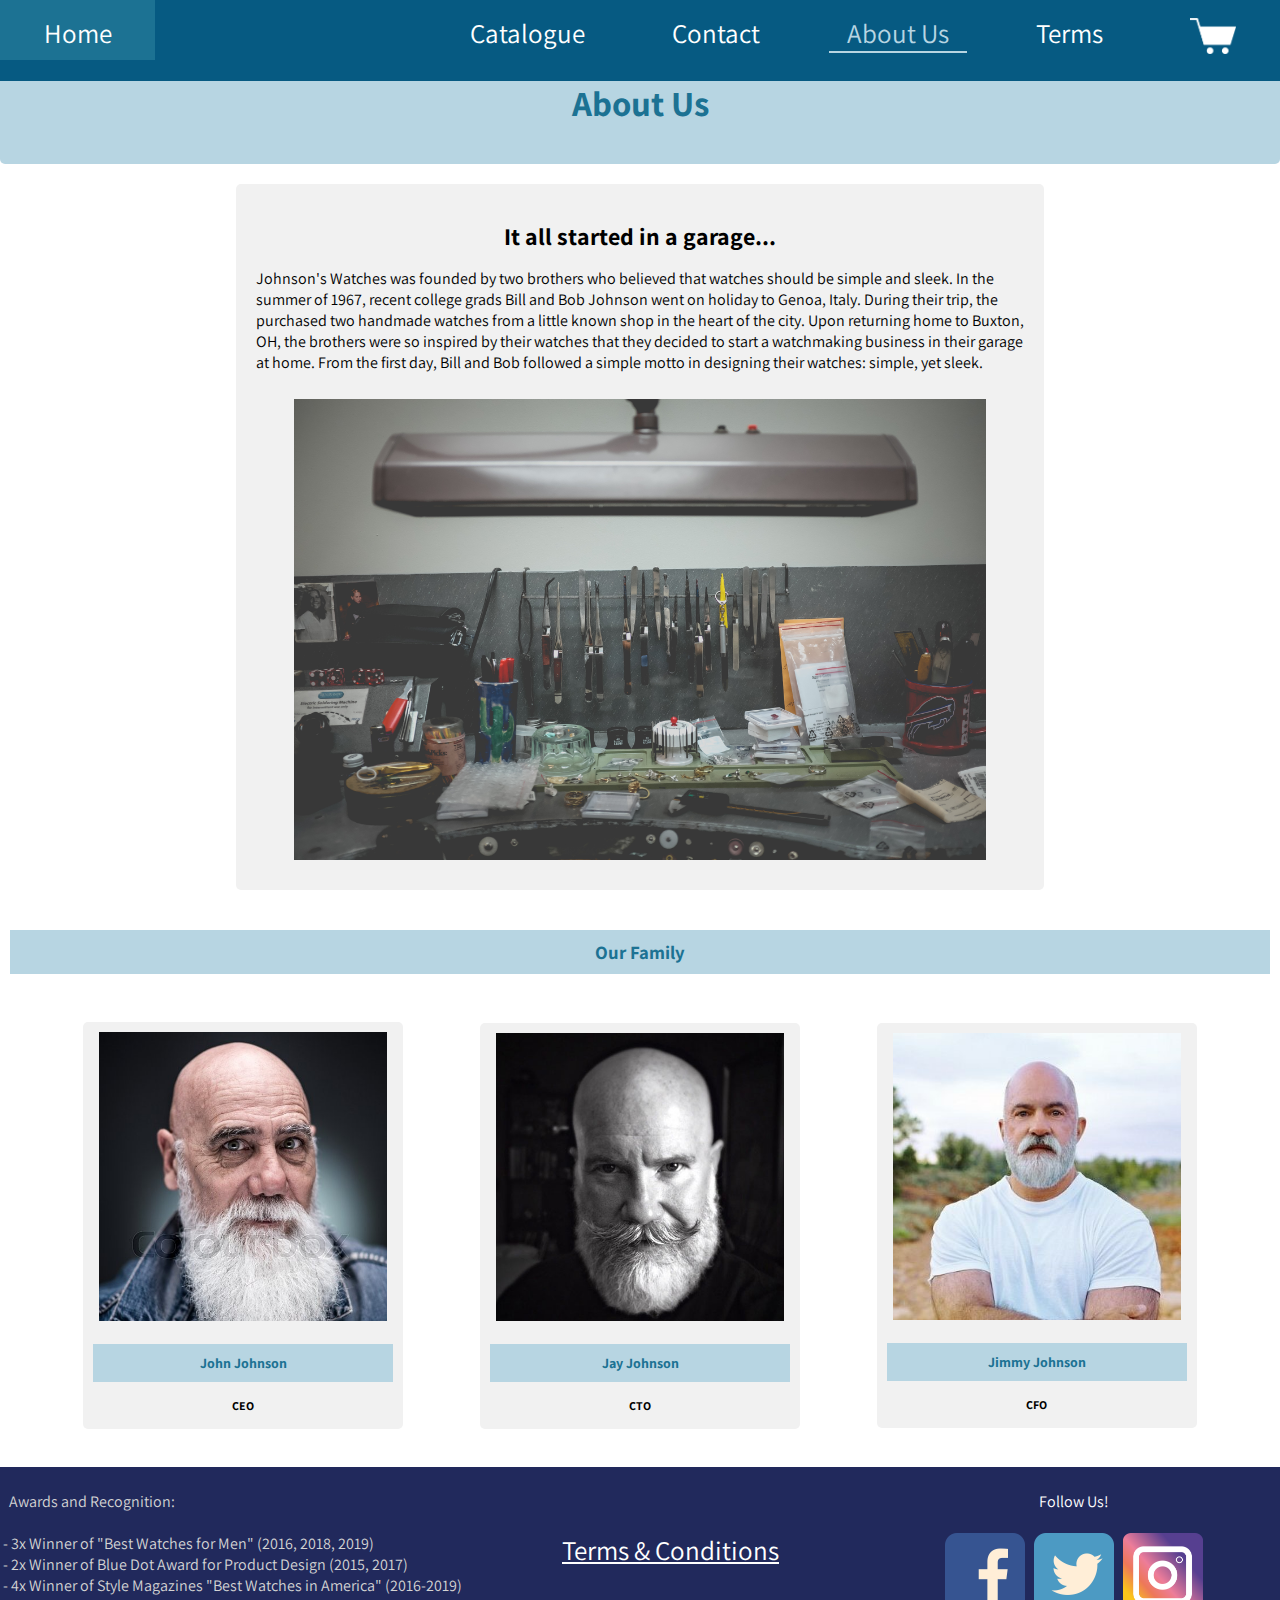
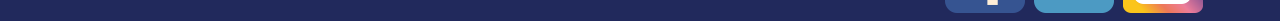
<file: aboutus.html>
<!-- Watch Website - aboutus.html 
   - By: Ansgar Jordan
   - Date: 3/10/2020
   -->

<!DOCTYPE html>
<html>
<head>
	<title>Watch Website</title>
	<link rel="stylesheet" href="StyleSheet.css">
	<link href="https://fonts.googleapis.com/css?family=Montserrat|Open+Sans|Quicksand|Raleway&display=swap" rel="stylesheet">
	<link href="https://fonts.googleapis.com/css?family=Bellota+Text&display=swap" rel="stylesheet">
	<style>
	
		p {
			text-align:left;
			padding-left: 50px;
			margin-right: 50px;

		}
		h2 {
			text-align:left;
			padding-left: 50px;
			margin-right: 200px;

		}
		body {
			font-family: 'Assistant', sans-serif;
			background-color: white;
			
		}
		.image {
			border-radius: 8px;
  			padding: 10px;
  			margin: auto;
		}
		.container {
		    overflow: auto;
		    width: 60%;
		}
		h3 {
			color: #1C7293;
			background-color: rgb(183, 213, 226);
			margin: 10px;
			padding: 10px;
		}
		.left, .middle, .right {display: inline-block; *display: inline; vertical-align: top; font-size: 12px; text-align: center; padding = 10px; margin = 10px}
    	.left {width: 25%; background-color: #f1f1f1; margin: 3%; border-radius: 5px;}
    	.middle {width: 25%; background-color: #f1f1f1;margin: 3%;border-radius: 5px;}
    	.right {width: 25%; background-color: #f1f1f1;margin: 3%;border-radius: 5px;}
		@media (max-width: 800px)
		{
            html, .left, .middle, .right {display: block; *display: block; vertical-align: none; margin: auto; width: 75%}
		    .container {width: 80%}
		}
		</style>
</head>

<nav>
	<ul>
		<div class="nav-container">
			<div class="floatleft">
				<li><a href="index.html">Home</a></li>
			</div>
			<div class="floatright">
				<li><a href="catalogue.html">Catalogue</a></li>
				<li><a href="contact.html">Contact</a></li>
				<li><a class="active" href="aboutus.html">About Us</a></li>
				<li><a href="terms.html">Terms</a></li>
				<li><a href="cart.html"><img class="cart" src="carticon.png"></a></li>
			</div>
		</div>
	</ul>
</nav>

<body>

    <div class="textgroup" style="padding-top: 60px;">
		<h3>About Us</h3>
	</div>

	<div class = "container"> 
        <p style = "margin: 10px; font-size:larger">
		<h1 style = "text-align: center; font-size: 24px;">It all started in a garage...</h3>
		Johnson's Watches was founded by two brothers who believed that watches 
		should be simple and sleek. In the summer of 1967, recent college grads 
		Bill and Bob Johnson went on holiday to Genoa, Italy. During their trip,
		the purchased two handmade watches from a little known shop in the heart
		of the city. Upon returning home to Buxton, OH, the brothers were so 
		inspired by their watches that they decided to start a watchmaking 
		business in their garage at home. From the first day, Bill and Bob 
		followed a simple motto in designing their watches: simple, yet sleek. 
        </p>
        <img class="image" src="garage.jpg" title="Bill and Bobs Garage Workshop, (1969)" style = "width: 90%; margin: auto; display: block;">
    </div>


	<h3 style = "text-align: center; margin-top: 40px;"> Our Family</h3>
    <div style="display: flex; align-items: center; justify-content: center;">
		<div class = "left">
				<img class="image" style = "padding: 10px, 0px" src="bald dude.jpg" width = "90%" alt=""/>
	  <h3>John Johnson<br /></h3>
	  <h4>CEO</h4>
		</div>
	  <div class = "middle"> 
				<img class="image" style = "padding: 10px, 0px" src="bald dude 2.jpg" width = "90%" alt=""/>
	  <h3>Jay Johnson <br /></h3>
	  <h4>CTO</h4>	
		</div>
	  <div class = "right">
				<img class="image" style = "padding: 10px" src="bald dude 3.jpg" width = "90%" alt=""/>
	  <h3>Jimmy Johnson <br/> </h3>
	  <h4> CFO</h4>	  
		  </div>
	</div>
	
</body>

<footer style="background-color: #21295C">
 		<br>
 		<div class="Awards">
 			&nbsp Awards and Recognition:
 		<br>
 		<br>
 			 - 3x Winner of "Best Watches for Men" (2016, 2018, 2019)
 			<br>
 			 - 2x Winner of Blue Dot Award for Product Design (2015, 2017)
 			<br>
 			- 4x Winner of Style Magazines "Best Watches in America" (2016-2019) 
 			<br>
 	</div>
 		<div class="Social-Media">
 			Follow Us!
 			<br>
 			<br>
 			<img src="facebook.png" style="height:80px;width:80px" title="Facebook: Johnsons Watches">
 			&nbsp
 			<img src="twitter.png" style="height:80px;width:80px" title="Twitter: @johnsonwatches">
 			&nbsp
 			<img src="instagram.png"style="height:80px;width:80px" title="Instagram: @johnsonwatches">
 		</div>
 		<div class="Terms">
 			<br style="line-height: 2"> 
 			 <a href="terms.html" style="padding-left: 100px; text-decoration: underline">Terms & Conditions</a>
 		</div>
 		<br style="line-height: 2">


</footer>
<html>
</file>
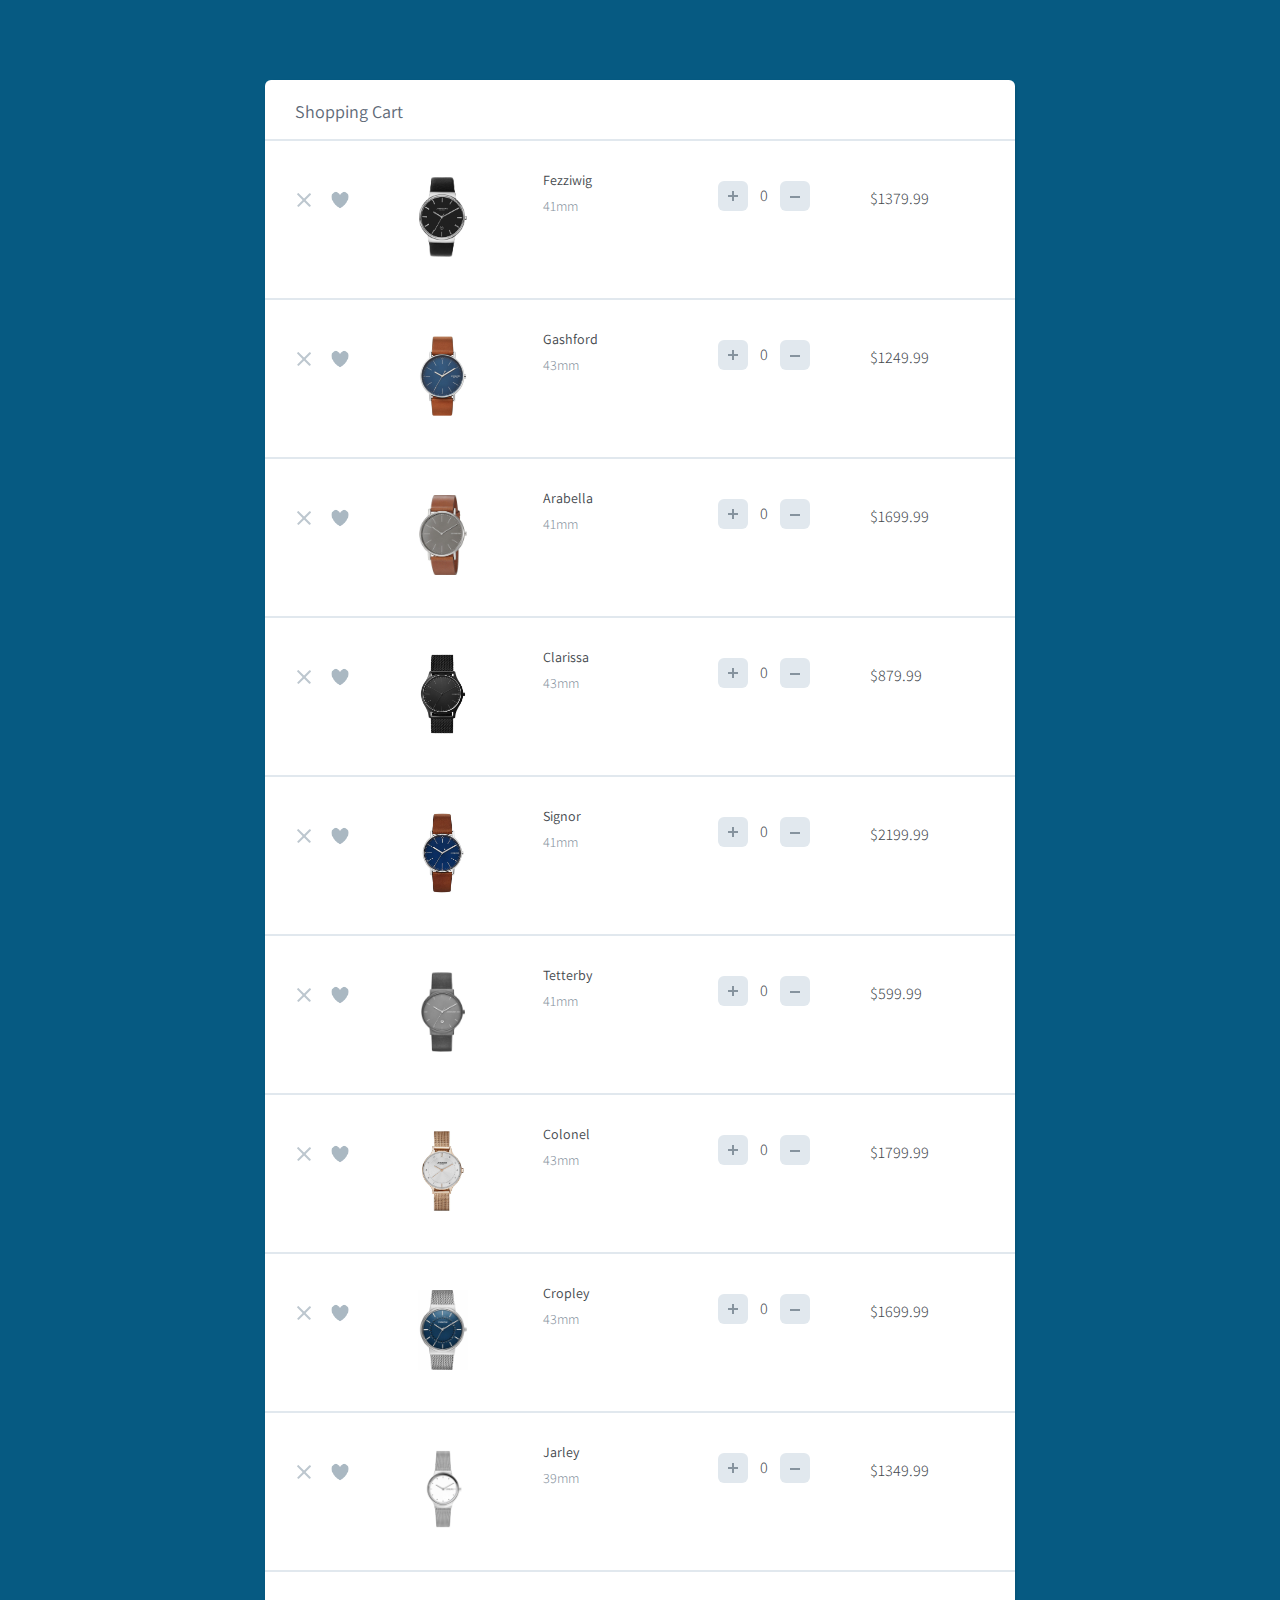
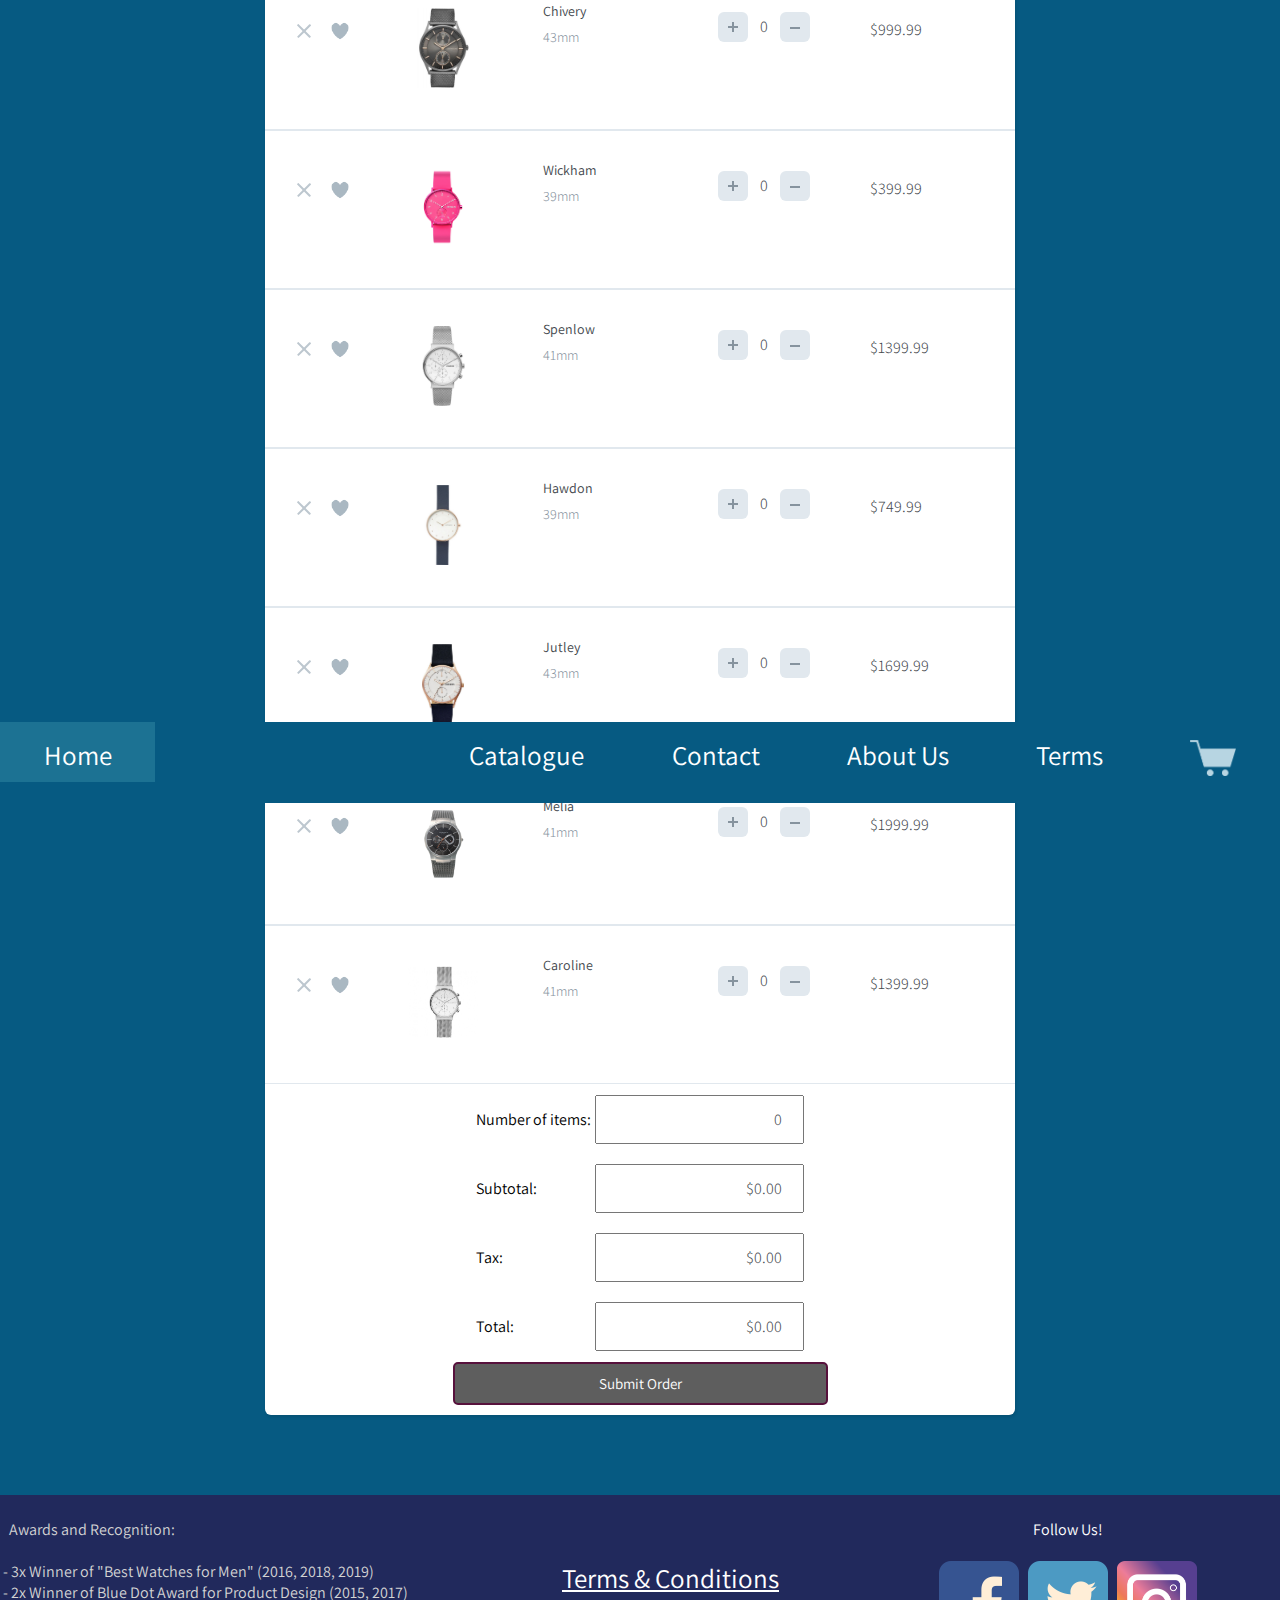
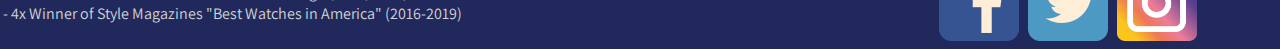
<file: cart.html>
<!DOCTYPE html>
<html>
  <head>
    <meta charset="utf-8">
    <meta name="viewport" content="width=device-width, initial-scale=1">
    <title>Shopping Cart</title>
    <link rel="stylesheet" href="StyleSheet.css">
    <link rel="stylesheet" href="cart.css" media="screen" title="no title" charset="utf-8">
    <script src="https://code.jquery.com/jquery-2.2.4.js" charset="utf-8"></script>
    <meta name="robots" content="noindex,follow" />
	 <style type = "text/css">
	  	input[type=price] {
	  margins: auto;
	  width: 100%;
	  padding: 12px 20px;
	  margin: 8px 0;
	  box-sizing: border-box;
	}
	  </style>
  </head>
  <body>
    <nav>
      <ul>
        <div class="nav-container">
          <div class="floatleft">
            <li><a href="index.html">Home</a></li>
          </div>
          <div class="floatright">
            <li><a href="catalogue.html">Catalogue</a></li>
            <li><a href="contact.html">Contact</a></li>
            <li><a href="aboutus.html">About Us</a></li>
            <li><a href="terms.html">Terms</a></li>
            <li><a href="cart.html"><img class="cart" src="asset2.png"></a></li>
          </div>
        </div>
      </ul>
    </nav>
    <script type="text/javascript">
          function Watch(name, price, size, image) {
            this.name = name,
            this.price = price,
            this.size = size,
            this.image = image
        }
        
        let watch_array = [
            new Watch('Fezziwig', 1379.99, 41, "./watches/1.png"),
            new Watch('Gashford', 1249.99, 43, "./watches/2.png"),
            new Watch('Arabella', 1699.99, 41, "./watches/3.png"),
            new Watch('Clarissa', 879.99, 43, "./watches/4.png"),
            new Watch('Signor',2199.99, 41, "./watches/5.png"),
            new Watch('Tetterby', 599.99, 41, "./watches/6.png"),
            new Watch('Colonel',1799.99, 43, "./watches/7.png"),
            new Watch('Cropley', 1699.99, 43, "./watches/8.png"),
            new Watch('Jarley', 1349.99, 39, "./watches/9.png"),
            new Watch('Chivery', 999.99, 43, "./watches/10.png"),
            new Watch('Wickham', 399.99, 39, "./watches/11.png"),
            new Watch('Spenlow', 1399.99, 41, "./watches/12.png"),
            new Watch('Hawdon', 749.99, 39, "./watches/13.png"),
            new Watch('Jutley', 1699.99, 43, "./watches/14.png"),
            new Watch('Melia', 1999.99, 41, "./watches/15.png"),
            new Watch('Caroline',1399.99, 41, "./watches/16.png")
        ];
    </script>

    <div class="shopping-cart">
      <form onsubmit="return submit1()">
      <!-- Title -->
      <div class="title">
        Shopping Cart
      </div>
      <script type="text/javascript">
		  var queryString = location.search.substring(1);
        for(var i = 0; i < watch_array.length; i++){
          s = ""
          s += "<div class = 'item'>";
          s += "<div class = 'buttons'>";
          s += "<span class='delete-btn'></span>";
          s += "<span class='like-btn'></span>";
          s += "</div>";
          s += "<div class='image'>";
          s += "<img class='watch' src = '" + watch_array[i].image + "' height:'60px' width: '60px'/>";
          s += "</div>";
          s += "<div class='description'>";
          s += "<span>" + watch_array[i].name + "</span>";
          s += "<span>" + watch_array[i].size + "mm</span>";
          s += "</div>";
          s += "<div class='quantity'>";
          s += "<button class='plus-btn' type='button' name='button'>";
          s += "<img src='plus.svg' alt=''/>";
          s += "</button>";
          s += "<input type='text' name='quan" + i;
		  if(parseInt(queryString) == i)
			  s+= "' value='1'>";
		  else
			  s+= "' value='0'>";
          s += "<button class='minus-btn' type='button' name='button'>";
          s += "<img src='minus.svg' alt='' />";
          s += "</button>";
          s += "</div>";
          s += "<div class='total-price'>$" + watch_array[i].price + "</div>";
          s += "</div>";
          document.writeln(s)
        }
      </script>
      <div style="display: flex; justify-content: center; align-items: center;">
        <table style="justify-content: center;">
          <tr>
            <td>Number of items:</td> 
            <td style="text-align: right;"><input type="price"  name='num_items' id="num_items" /></td>
          </tr>
          <tr>
            <td>Subtotal:</td> 
            <td style="text-align: right;"><input type="price"  name='subtotal' id="subtotal" /></td>
          </tr>
          <tr>
            <td>Tax:</td>
            <td style="text-align: right;"> <input type="price"  name='tax' id="tax" /></td>
          </tr>
          <tr>
            <td>Total:</td>
            <td style="text-align: right;"> <input type="price"  name='total' id="total" /></td>
          </tr>

        </table>
      </div>
      <input type = "submit" value = "Submit Order" style="position:relative; left:25%;"/>
    </form>
    </div>




    <script type="text/javascript">
		
		document.addEventListener("DOMContentLoaded", function(event){
			window.scroll(0, document.documentElement.scrollHeight);
  			validate();
		});
      $('.minus-btn').on('click', function(e) {
    		e.preventDefault();
    		var $this = $(this);
    		var $input = $this.closest('div').find('input');
    		var value = parseInt($input.val());

    		if (value > 1) {
    			value = value - 1;
    		} else {
    			value = 0;
    		}

        $input.val(value);
        validate();

    	});

    	$('.plus-btn').on('click', function(e) {
    		e.preventDefault();
    		var $this = $(this);
    		var $input = $this.closest('div').find('input');
    		var value = parseInt($input.val());

    		if (value < 100) {
      		value = value + 1;
    		} else {
    			value =100;
    		}

        $input.val(value);
        validate();
      });

      $('.like-btn').on('click', function() {
        $(this).toggleClass('is-active');
      });

      function validate() {
        document.getElementById("subtotal").value = "test";

        var num_items;
        var total_items = 0;
        var subtotal = 0;
        for (i = 0; i < watch_array.length; i++) {
            num_items = document.getElementsByName("quan" + i)[0].value;
            if (parseInt(num_items) != 0) {
                total_items += parseInt(num_items, 10);
                item_cost = (parseInt(num_items) * watch_array[i].price).toFixed(2);
                subtotal += parseFloat(item_cost);
            }
        }

        /* update subtotal, tax, and total */
        tax = (subtotal * 0.0625);
        total = subtotal + tax;
        document.getElementById("num_items").value = total_items;
        document.getElementById("subtotal").value = "$" + subtotal.toFixed(2);
        document.getElementById("tax").value = "$" + tax.toFixed(2);
        document.getElementById("total").value = "$" + total.toFixed(2);
    }

    function submit1() {
      total_items = document.getElementById("num_items").value
      var days;
      if (total_items < 3)
        days = 2;
      else if (total_items < 6)
        days = 5;
      else
        days = 12;
      var d = new Date();
      d.setDate(d.getDate()+days);
      const options = { weekday: 'long', month: 'long', day: 'numeric' };
      if (total_items != 0) {
        alert("You ordered " + total_items + " item(s) for a total cost of $" + total.toFixed(2) + ".\n Your order will be ready for pickup on " + d.toLocaleDateString(undefined, options) + ".\n Thank you for shopping with us!");
        return true;
      }
      else {
        return false;
      }
    }
    </script>
  </body>
  <footer style="background-color: #21295C">
    <br>
    <div class="Awards">
      &nbsp Awards and Recognition:
    <br>
    <br>
       - 3x Winner of "Best Watches for Men" (2016, 2018, 2019)
      <br>
       - 2x Winner of Blue Dot Award for Product Design (2015, 2017)
      <br>
      - 4x Winner of Style Magazines "Best Watches in America" (2016-2019) 
      <br>
  </div>
    <div class="Social-Media">
      Follow Us!
      <br>
      <br>
      <img src="facebook.png" style="height:80px;width:80px" title="Facebook: Johnsons Watches">
      &nbsp
      <img src="twitter.png" style="height:80px;width:80px" title="Twitter: @johnsonwatches">
      &nbsp
      <img src="instagram.png"style="height:80px;width:80px" title="Instagram: @johnsonwatches">
    </div>
    <div class="Terms">
      <br style="line-height: 2"> 
       <a href="terms.html" style="padding-left: 100px; text-decoration: underline">Terms & Conditions</a>
    </div>
    <br style="line-height: 2">


</footer>
</html>
</file>
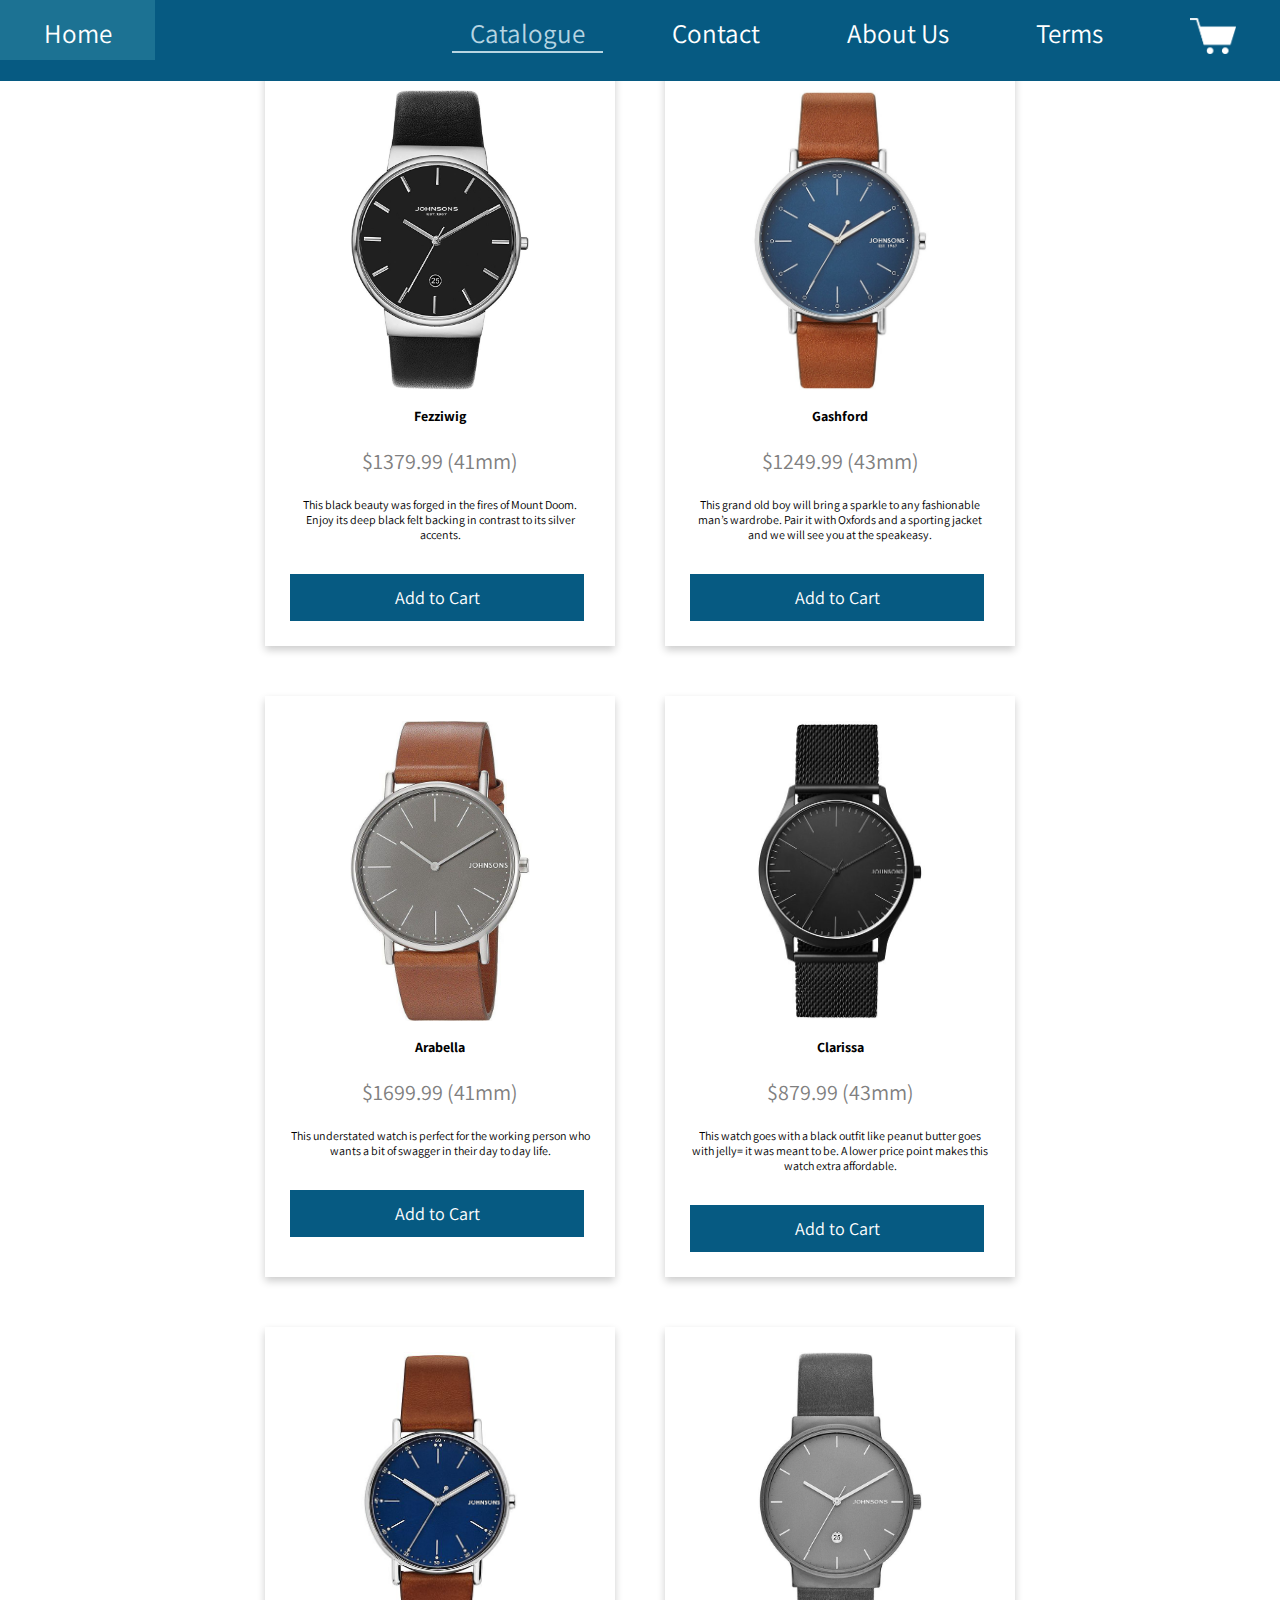
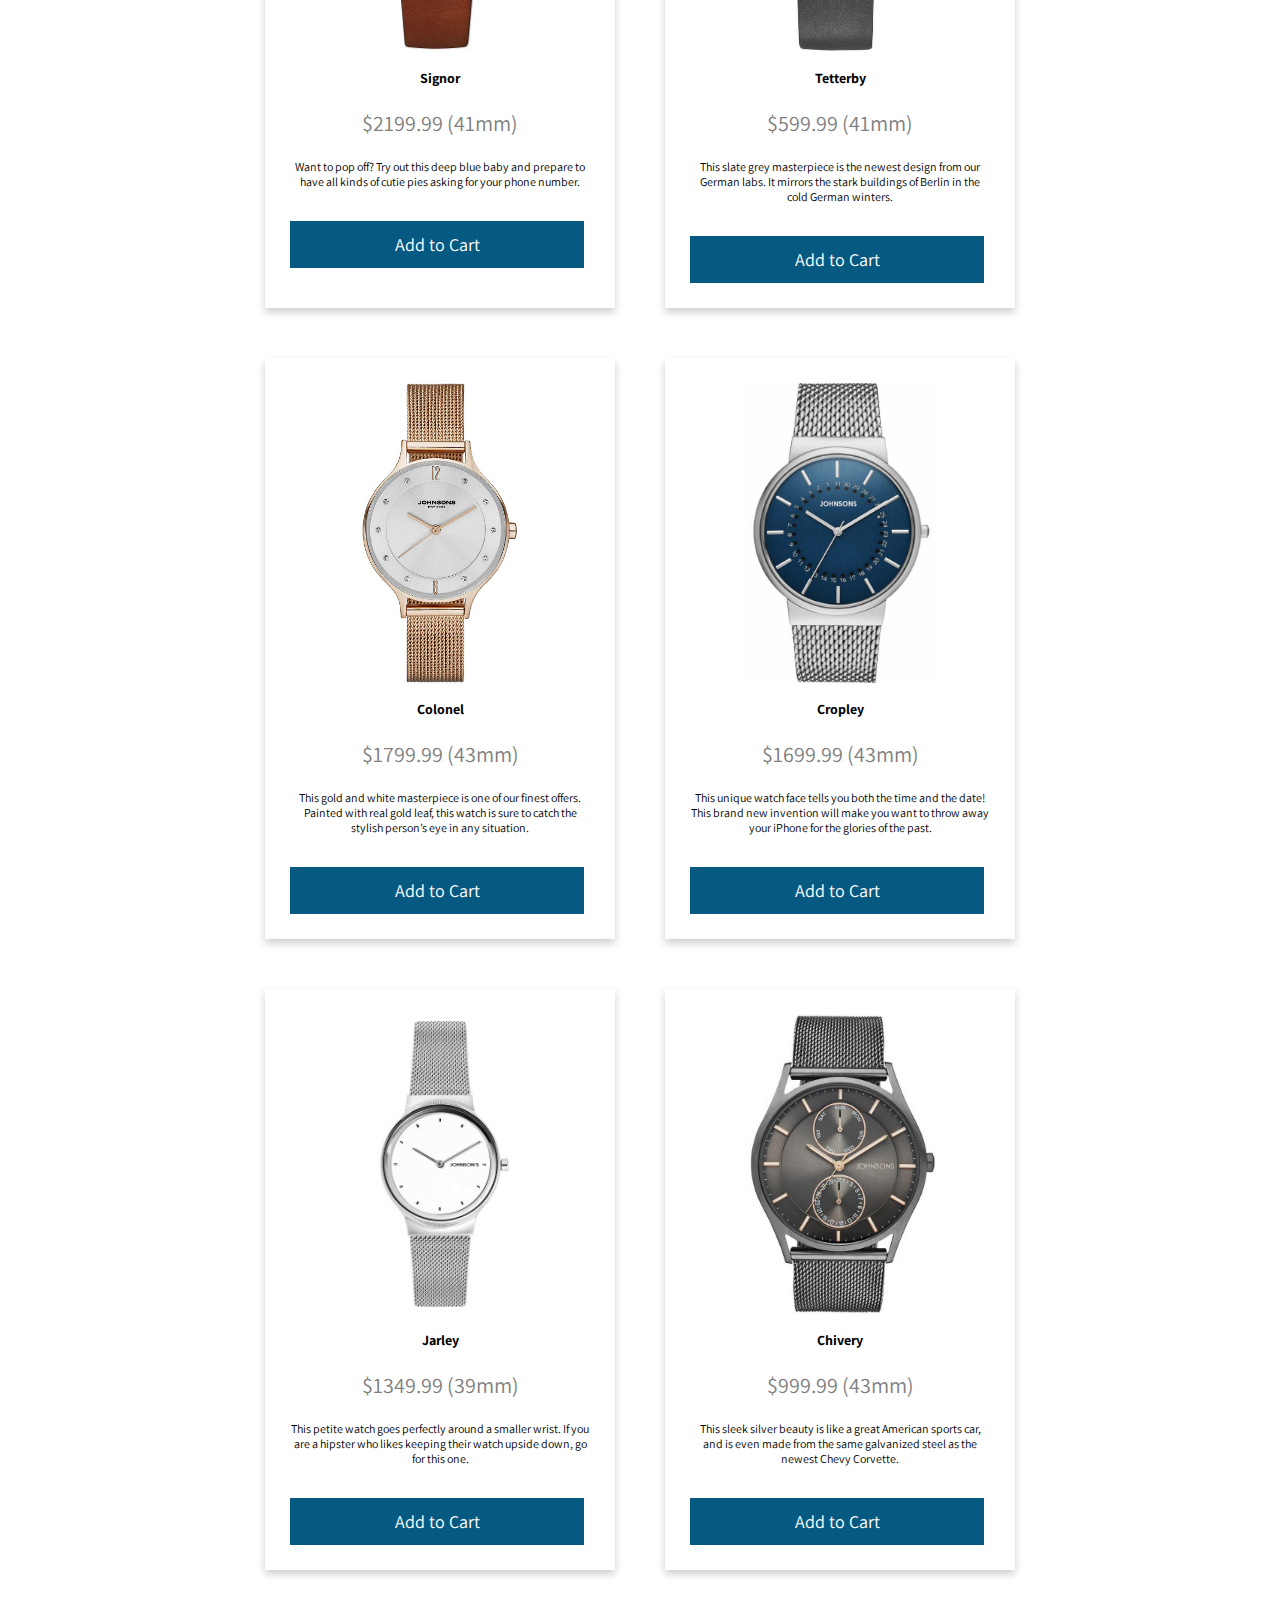
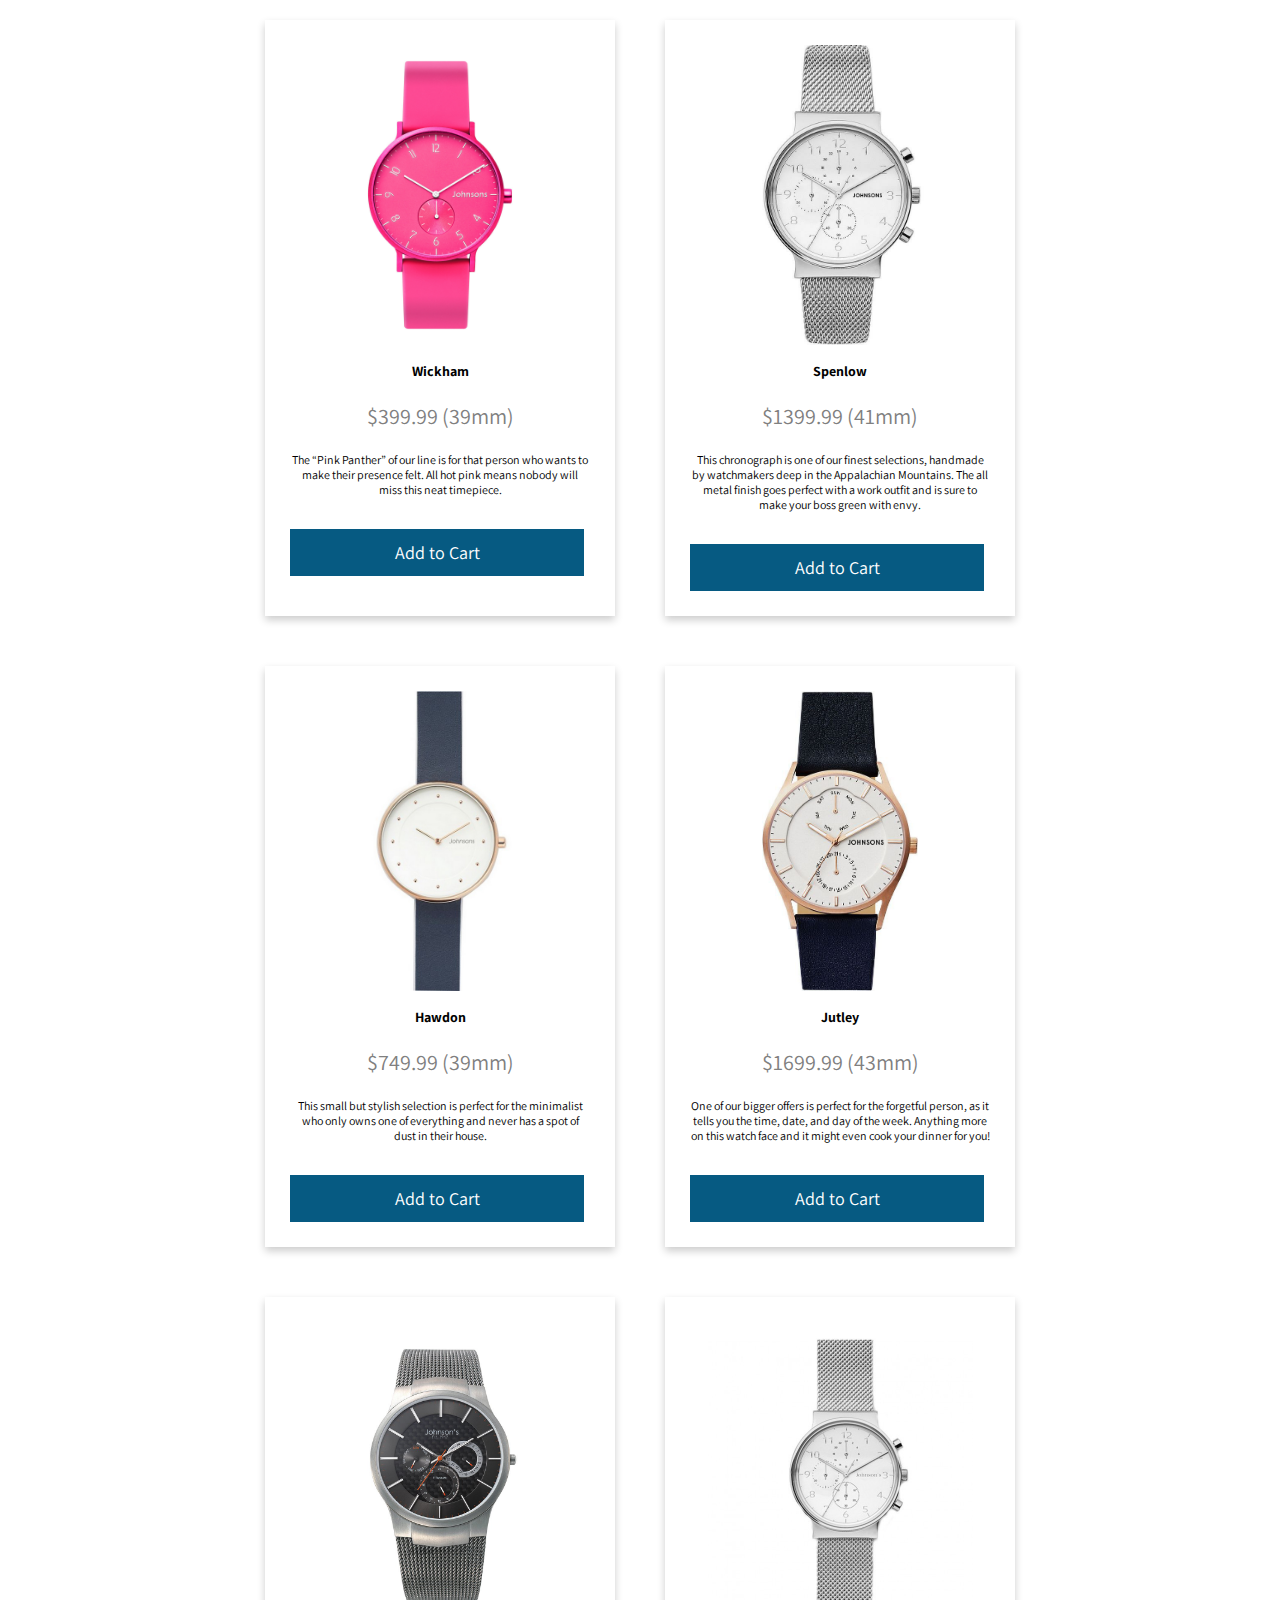
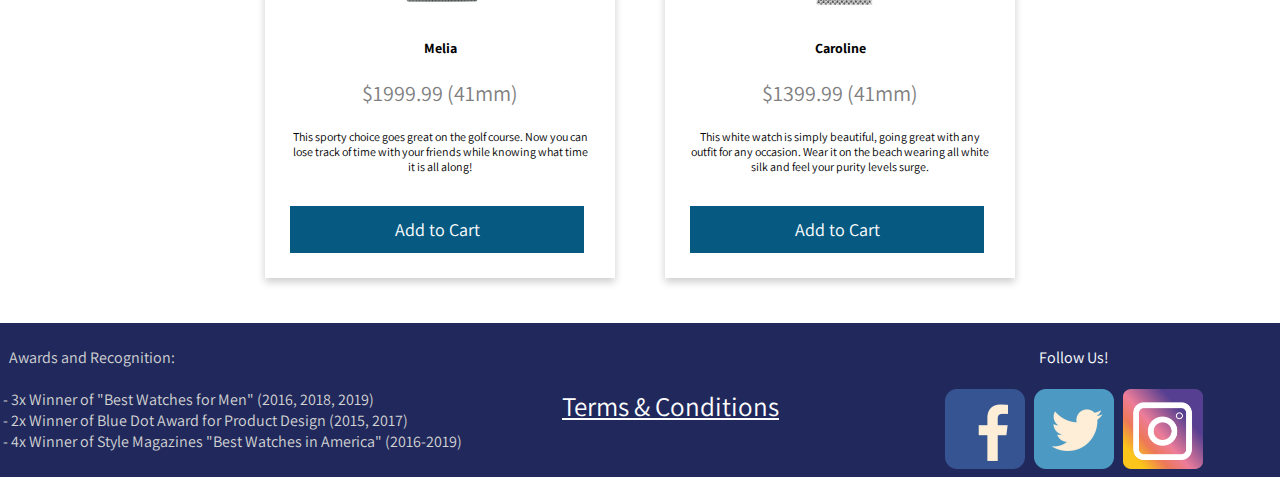
<file: catalogue.html>
<!DOCTYPE html>
<html>
<head>
	<title>Watch Website</title>
	<link rel="stylesheet" href="StyleSheet.css">
	<style type="text/css">
	
    .container {
      	border-radius: 5px;
      	background-color: #ffffff;
      	padding: 20px;
      	margin: auto;
    	  width: 90%;
    	  margin-top: 20px;
        display:flex;
 	      justify-content: center;
        flex-wrap: wrap;

    }

	.card {
      box-shadow: 0 4px 8px 0 rgba(0, 0, 0, 0.2);
      max-width: 300px;
      margin: 25px;
      padding: 25px;
      text-align: center;
	  font-family: 'Assistant', sans-serif;
      display: inline-block; 
      vertical-align: top; 
      font-size: 12px; 
    }
    
    .price {
      color: grey;
      font-size: 22px;
    }
    
    .button {
	  -webkit-appearance: button;
	  -moz-appearance: button;
	  appearance: button;
	  text-decoration: none;
      color: initial;
      border: none;
      outline: 0;
      padding: 12px;
      color: white;
      background-color: #065A82;
      text-align: center;
      cursor: pointer;
      width: 100%;
	  font-size: 18px;
	  margin: auto;
    	  width: 90%;
    	  margin-top: 20px;
    }
    
    .button:hover {
      opacity: 0.7;
    }
	</style>
	
</head>


<body>
	<nav>
		<ul>
			<div class="nav-container">
				<div class="floatleft">
					<li><a href="index.html">Home</a></li>
				</div>
				<div class="floatright">
					<li><a class="active" href="catalogue.html">Catalogue</a></li>
					<li><a href="contact.html">Contact</a></li>
					<li><a href="aboutus.html">About Us</a></li>
					<li><a href="terms.html">Terms</a></li>
					<li><a href="cart.html"><img class="cart" src="carticon.png"></a></li>
				</div>
			</div>
		</ul>
	</nav>

	<script language = "javascript">
	
    	function Watch(name, price, description, size, image) {
            this.name = name,
            this.price = price,
            this.description = description,
            this.size = size,
            this.image = image
        }
        
        let watch_array = [
            new Watch('Fezziwig', 1379.99, "This black beauty was forged in the fires of Mount Doom. Enjoy its deep black felt backing in contrast to its silver accents.", 41, "./watches/1.png"),
            new Watch('Gashford', 1249.99, "This grand old boy will bring a sparkle to any fashionable man’s wardrobe. Pair it with Oxfords and a sporting jacket and we will see you at the speakeasy.", 43, "./watches/2.png"),
            new Watch('Arabella', 1699.99,"This understated watch is perfect for the working person who wants a bit of swagger in their day to day life.",41,"./watches/3.png"),
            new Watch('Clarissa', 879.99,"This watch goes with a black outfit like peanut butter goes with jelly= it was meant to be. A lower price point makes this watch extra affordable.",43, "./watches/4.png"),
            new Watch('Signor',2199.99,"Want to pop off? Try out this deep blue baby and prepare to have all kinds of cutie pies asking for your phone number.",41, "./watches/5.png"),
            new Watch('Tetterby', 599.99,"This slate grey masterpiece is the newest design from our German labs. It mirrors the stark buildings of Berlin in the cold German winters.",41,"./watches/6.png"),
            new Watch('Colonel',1799.99,"This gold and white masterpiece is one of our finest offers. Painted with real gold leaf, this watch is sure to catch the stylish person’s eye in any situation.",43,"./watches/7.png"),
            new Watch('Cropley', 1699.99,"This unique watch face tells you both the time and the date! This brand new invention will make you want to throw away your iPhone for the glories of the past.",43,"./watches/8.png"),
            new Watch('Jarley', 1349.99,"This petite watch goes perfectly around a smaller wrist. If you are a hipster who likes keeping their watch upside down, go for this one.",39,"./watches/9.png"),
            new Watch('Chivery', 999.99,"This sleek silver beauty is like a great American sports car, and is even made from the same galvanized steel as the newest Chevy Corvette.",43,"./watches/10.png"),
            new Watch('Wickham', 399.99,"The “Pink Panther” of our line is for that person who wants to make their presence felt. All hot pink means nobody will miss this neat timepiece.",39,"./watches/11.png"),
            new Watch('Spenlow', 1399.99,"This chronograph is one of our finest selections, handmade by watchmakers deep in the Appalachian Mountains. The all metal finish goes perfect with a work outfit and is sure to make your boss green with envy.",41,"./watches/12.png"),
            new Watch('Hawdon', 749.99,"This small but stylish selection is perfect for the minimalist who only owns one of everything and never has a spot of dust in their house.",39,"./watches/13.png"),
            new Watch('Jutley', 1699.99,"One of our bigger offers is perfect for the forgetful person, as it tells you the time, date, and day of the week. Anything more on this watch face and it might even cook your dinner for you!",43,"./watches/14.png"),
            new Watch('Melia', 1999.99,"This sporty choice goes great on the golf course. Now you can lose track of time with your friends while knowing what time it is all along!",41,"./watches/15.png"),
            new Watch('Caroline',1399.99,"This white watch is simply beautiful, going great with any outfit for any occasion. Wear it on the beach wearing all white silk and feel your purity levels surge.",41,"./watches/16.png")
        ]
        
	</script>
    <!-- <div class="hero">
		<div class="textgroup">
			<h1>Catalogue</h1>
		</div>
	</div> -->
	
	<div class = "container">
	
    	<script language = "javascript">
        	s = ""
        	for(var i = 0; i < watch_array.length; i++){
        	   s += "<div class = 'card'>"
               s += "<img src = " + watch_array[i].image + " style = 'height:300px'>";
    
               s += "<h3>" + watch_array[i].name + "</h3>";
               s += "<p class = 'price'> $" + watch_array[i].price + " (" + watch_array[i].size + "mm)</p>";
               s += "<p>" + watch_array[i].description + "</p>";
               s += "<p><a href='cart.html?" + i + "'' class='button'>Add to Cart </a></p></div></br>"; 
            }
            console.log(s)
            document.writeln(s)
        </script>
    </div>
    

</body>


<footer style="background-color: #21295C">
 		<br>
 		<div class="Awards">
 			&nbsp Awards and Recognition:
 		<br>
 		<br>
 			 - 3x Winner of "Best Watches for Men" (2016, 2018, 2019)
 			<br>
 			 - 2x Winner of Blue Dot Award for Product Design (2015, 2017)
 			<br>
 			- 4x Winner of Style Magazines "Best Watches in America" (2016-2019) 
 			<br>
 	</div>
 		<div class="Social-Media">
 			Follow Us!
 			<br>
 			<br>
 			<img src="facebook.png" style="height:80px;width:80px" title="Facebook: Johnsons Watches">
 			&nbsp
 			<img src="twitter.png" style="height:80px;width:80px" title="Twitter: @johnsonwatches">
 			&nbsp
 			<img src="instagram.png"style="height:80px;width:80px" title="Instagram: @johnsonwatches">
 		</div>
 		<div class="Terms">
 			<br style="line-height: 2"> 
 			 <a href="terms.html" style="padding-left: 100px; text-decoration: underline">Terms & Conditions</a>
 		</div>
 		<br style="line-height: 2">


</footer>
</html>
</file>
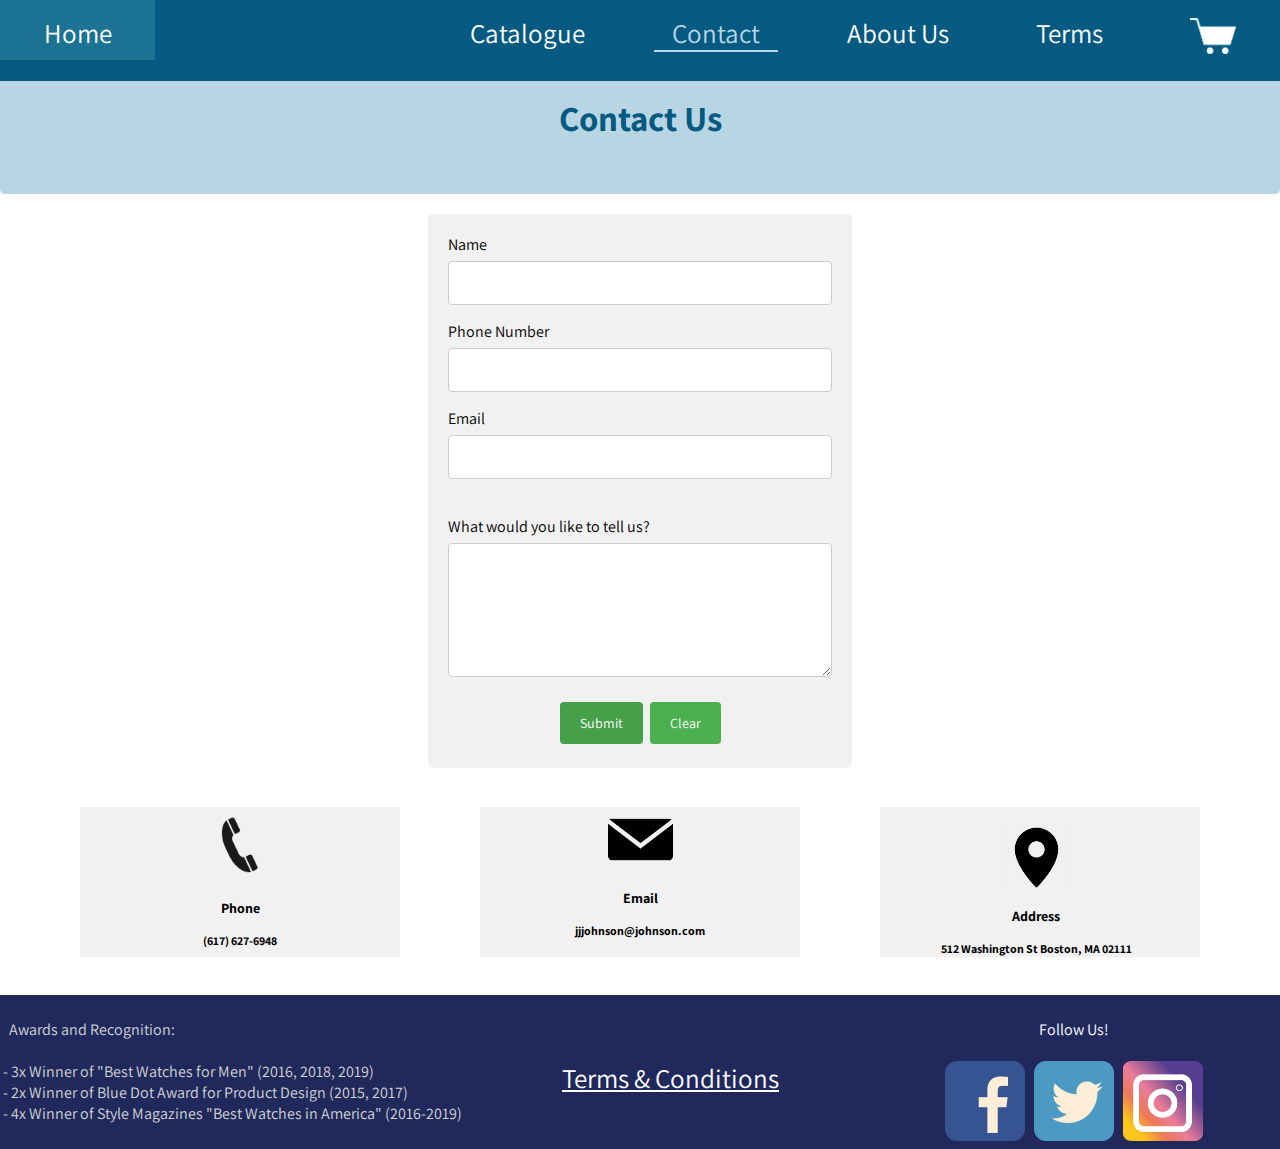
<file: contact.html>
<!DOCTYPE html>
<html>
<head>
	<title>Watch Website</title>
	<link rel="stylesheet" href="StyleSheet.css">
	<style type="text/css">
	
	.left, .middle, .right {display: inline-block; *display: inline; vertical-align: top; font-size: 12px; text-align: center; padding = 10px; margin = 10px}
	.left {width: 25%; background-color: #f1f1f1; margin: 3%}
	.middle {width: 25%; background-color: #f1f1f1;margin: 3%}
	.right {width: 25%; background-color: #f1f1f1;margin: 3%}
		.right:hover {background-color: #bad8df}
	input[type=text] {
	  margins: auto;
	  width: 50%;
	  padding: 12px 20px;
	  margin: 8px 0;
	  box-sizing: border-box;
	}
	select {
	  width: 100%;
	  padding: 16px 20px;
	  border: none;
	  border-radius: 4px;
	  background-color: #f1f1f1;
	}
	
	input[type=button], input[type=submit], input[type=reset] {
	  background-color: cadetblue;
	  border: none;
	  color: black;
	  padding: 8px 8px;
	  text-decoration: none;
	  margin: 4px 2px;
	  cursor: pointer;
	}input[type=text], select, textarea {
  width: 100%; /* Full width */
  padding: 12px; /* Some padding */ 
  border: 1px solid #ccc; /* Gray border */
  border-radius: 4px; /* Rounded borders */
  box-sizing: border-box; /* Make sure that padding and width stays in place */
  margin-top: 6px; /* Add a top margin */
  margin-bottom: 16px; /* Bottom margin */
  resize: vertical /* Allow the user to vertically resize the textarea (not horizontally) */
}

/* Style the submit button with a specific background color etc */
input[type=submit], input[type = reset] {
  background-color: #4CAF50;
  color: white;
  padding: 12px 20px;
  border: none;
  border-radius: 4px;
  cursor: pointer;
}

/* When moving the mouse over the submit button, add a darker green color */
input[type=submit], input[type = reset] :hover {
  background-color: #45a049;
}
.container {
    width: 30%;
}

/* Add a background color and some padding around the form */

	@media (max-width: 800px)
		{
			
			html, .left, .middle, .right {display: block; *display: block; vertical-align: none; margin: auto;}
		    .container {width: 80%}
		}
</style>
</head>



<body>
	<nav>
		<ul>
			<div class="nav-container">
				<div class="floatleft">
					<li><a href="index.html">Home</a></li>
				</div>
				<div class="floatright">
					<li><a href="catalogue.html">Catalogue</a></li>
					<li><a class="active" href="contact.html">Contact</a></li>
					<li><a href="aboutus.html">About Us</a></li>
					<li><a href="terms.html">Terms</a></li>
					<li><a href="cart.html"><img class="cart" src="carticon.png"></a></li>
				</div>
			</div>
		</ul>
	</nav>

	<script language="javascript">
		function validate() {
			var isValid = true;
			var name = document.getElementsByName('name')[0];
			var email = document.getElementsByName('email')[0];
			var phone = document.getElementsByName('phone')[0];
			if (name.value == "") {
				name.focus();
				return false;
			}
			if (phone.value == "") {
				phone.focus();
				return false;
			}
			if (email.value == "") {
				email.focus();
				return false;
			}
			if (isValid)
				alert("Thank you for your message!");

			return isValid;
		}
	</script>
	
	<div class="textgroup" style="padding-top: 60px;">
		<h3>Contact Us</h3>
	</div>
	
	<div class = "container">
		<!-- <h4 style = "text-align: center">Please fill out this contact form with information:</h4> -->
        <form onsubmit="return validate()">
			Name <input type="text" name="name" /><br />
			Phone Number <input type="text" name="phone" /><br />
			Email <input type="text" name="email" /><br />
			<br /> What would you like to tell us? <textarea rows="6"></textarea> <br />
			<div style="text-align: center; align-items: center;">
				<input style="font-size: 14px" type="submit" value="Submit"/>	
				<input style="font-size: 14px" type="reset" value="Clear" />
			</div>

		</form>
	</div>
	<div class = "content" style="text-align: center;">
		<div class = "left" style="height: 150px; vertical-align: middle;">
				<img style = "padding: 10px, 0px" src="phone.png" height = "75px" alt=""/>
	  <h3>Phone<br /></h3>
	  <h4>(617) 627-6948</h4>
		</div>
	  <div class = "middle" style="height: 150px; vertical-align: middle;"> 
				<img style = "padding: 10px, 0px" src="email.png" height = "65px" alt=""/>
	  <h3>Email <br /></h3>
	  <h4>jjjohnson@johnson.com</h4>	
		</div>
	  <div class = "right" style="height: 150px; vertical-align: middle;">
		<a href="directions.html" style="font-size: 12px; color:black; text-align:center;padding-left:61px">
				<img style = "padding: 6px, 0px" src="address.png" height = "65px" alt=""/>
	  <h3>Address <br/> </h3>
	  <h4> 512 Washington St Boston, MA 02111</h4>	 
	  </a>  
		  </div>
	</div>
</body>


<footer style="background-color: #21295C">
 		<br>
 		<div class="Awards">
 			&nbsp Awards and Recognition:
 		<br>
 		<br>
 			 - 3x Winner of "Best Watches for Men" (2016, 2018, 2019)
 			<br>
 			 - 2x Winner of Blue Dot Award for Product Design (2015, 2017)
 			<br>
 			- 4x Winner of Style Magazines "Best Watches in America" (2016-2019) 
 			<br>
 	</div>
 		<div class="Social-Media">
 			Follow Us!
 			<br>
 			<br>
 			<img src="facebook.png" style="height:80px;width:80px" title="Facebook: Johnsons Watches">
 			&nbsp
 			<img src="twitter.png" style="height:80px;width:80px" title="Twitter: @johnsonwatches">
 			&nbsp
 			<img src="instagram.png"style="height:80px;width:80px" title="Instagram: @johnsonwatches">
 		</div>
 		<div class="Terms">
 			<br style="line-height: 2"> 
 			 <a href="terms.html" style="padding-left: 100px; text-decoration: underline">Terms & Conditions</a>
 		</div>
 		<br style="line-height: 2">


</footer>
<html>
</file>
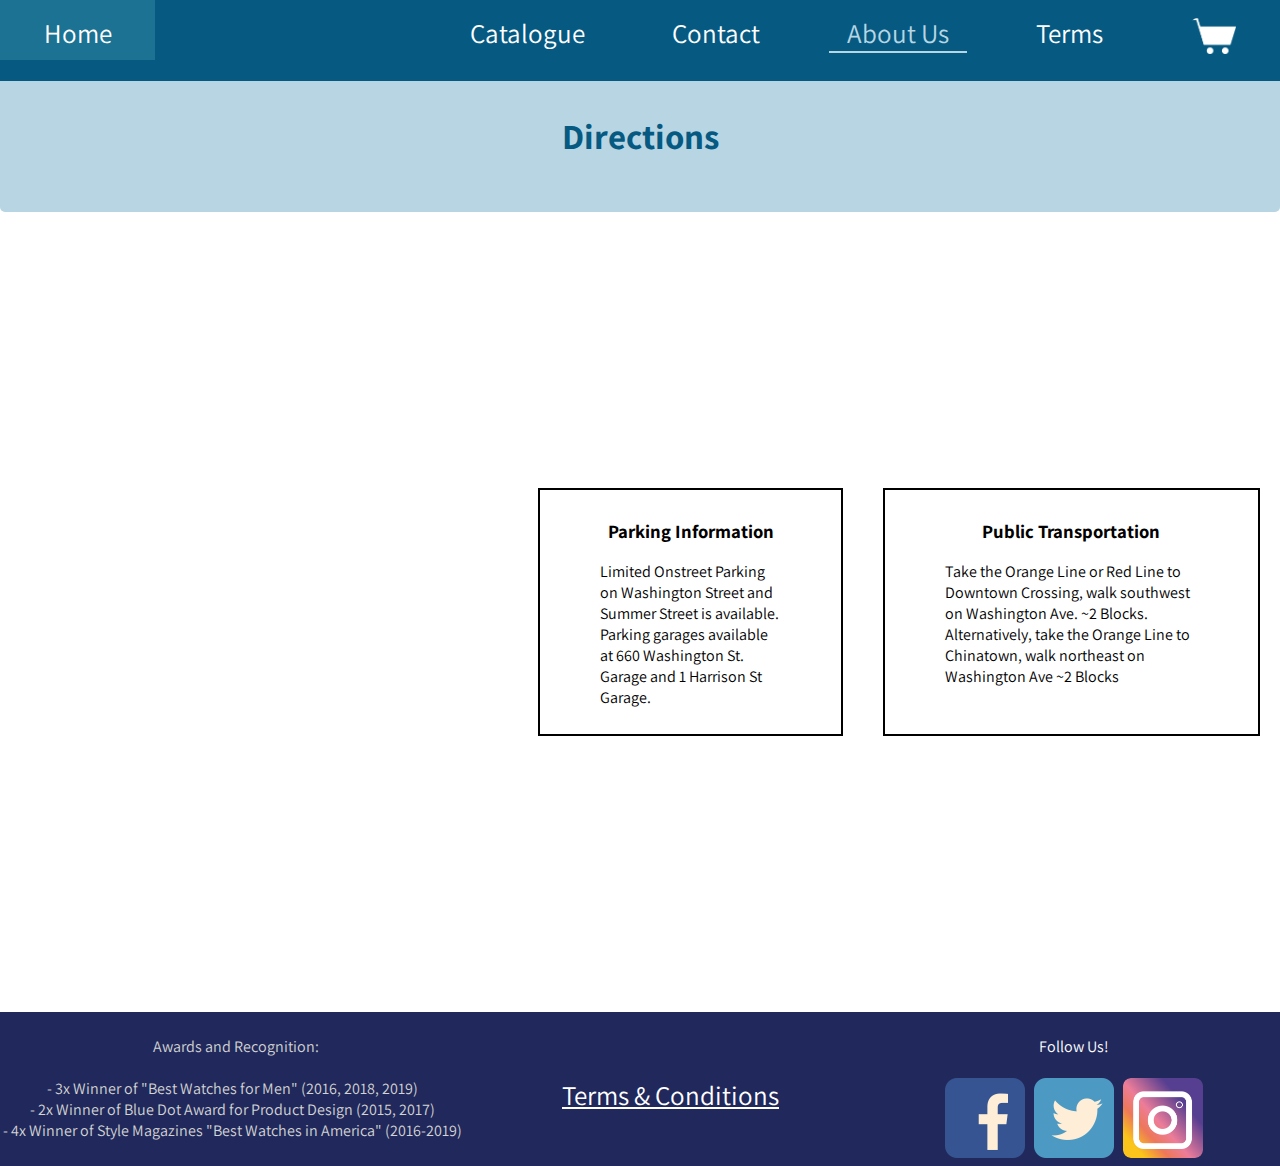
<file: directions.html>
<!-- Watch Website - aboutus.html 
   - By: Ansgar Jordan
   - Date: 3/10/2020
   -->

<!DOCTYPE html>
<html>
<head>
	<title>Watch Website</title>
	<link rel="stylesheet" href="StyleSheet.css">
	<style>
		p {
			text-align:left;
			padding-left: 50px;

			padding-right: 50px;

		}
		h2 {
			text-align:center;
		}
		body {
			font-family: Arial;
			background-color: white;
			text-align:center;
		}
		img {
			border-radius: 8px;
			max-width: 100%;
  			height: auto;
		}
		.PublicTransportation{
			float:left;
		}
		.Parking{
			float:right;
		
		}
		</style>
</head>

<nav>
	<ul>
		<div class="nav-container">
			<div class="floatleft">
				<li><a href="index.html">Home</a></li>
			</div>
			<div class="floatright">
				<li><a href="catalogue.html">Catalogue</a></li>
				<li><a href="contact.html">Contact</a></li>
				<li><a class="active" href="aboutus.html">About Us</a></li>
				<li><a href="terms.html">Terms</a></li>
				<li><a href="cart.html"><img class="cart" src="carticon.png"></a></li>
			</div>
		</div>
	</ul>
</nav>

<body>
	<br>
	<div class="textgroup" style="padding-top: 60px;">
		<h3>Directions</h3>
	</div>
	<!-- Begin Embed Map Code -->
	<div style="display: flex; align-items: center; vertical-align: middle;">
	<iframe src="https://www.google.com/maps/embed?pb=!1m18!1m12!1m3!1d2948.4457235841237!2d-71.06389748469572!3d42.35433934345575!2m3!1f0!2f0!3f0!3m2!1i1024!2i768!4f13.1!3m3!1m2!1s0x89e37082cda006f9%3A0x4720641a9382eda5!2s512%20Washington%20St%2C%20Boston%2C%20MA%2002111!5e0!3m2!1sen!2sus!4v1583795765748!5m2!1sen!2sus" width="600" height="450" frameborder="0" style="border:0;height:800px;width:800px" allowfullscreen="" aria-hidden="false" tabindex="0"></iframe>
	<!-- End Embed Map Code -->
		<div style="display: flex">
			<div class="Parking" style="padding: 10px; border: 2px solid #000000; margin: 20px;">
				<h3>Parking Information</h3>
				<p>
					Limited Onstreet Parking on Washington Street and 
					<br>
					Summer Street is available. Parking garages available 
					<br>
					at 660 Washington 
					St. Garage and 1 Harrison St Garage.
				</p>
			</div>
			<div class="PublicTransportation" style="padding: 10px; border: 2px solid #000000; margin: 20px;">
				<h3>Public Transportation</h3>
				<p>
					Take the Orange Line or Red Line to Downtown Crossing, walk southwest 
					<br>
					on Washington Ave. ~2 Blocks. Alternatively, take the Orange Line to 
					<br>
					Chinatown, walk northeast on Washington Ave ~2 Blocks 
				</p>
			</div>
		</div>
	</div>
</body>

<footer style="background-color: #21295C">
	
 		<br>
 		<div class="Awards">
 			&nbsp Awards and Recognition:
 		<br>
 		<br>
 			 - 3x Winner of "Best Watches for Men" (2016, 2018, 2019)
 			<br>
 			 - 2x Winner of Blue Dot Award for Product Design (2015, 2017)
 			<br>
 			- 4x Winner of Style Magazines "Best Watches in America" (2016-2019) 
 			<br>
 	</div>
 		<div class="Social-Media">
 			Follow Us!
 			<br>
 			<br>
 			<img src="facebook.png" style="height:80px;width:80px" title="Facebook: Johnsons Watches">
 			&nbsp
 			<img src="twitter.png" style="height:80px;width:80px" title="Twitter: @johnsonwatches">
 			&nbsp
 			<img src="instagram.png"style="height:80px;width:80px" title="Instagram: @johnsonwatches">
 		</div>
 		<div class="Terms">
 			<br style="line-height: 2"> 
 			 <a href="terms.html" style="padding-left: 100px; text-decoration: underline">Terms & Conditions</a>
 		</div>
 		<br style="line-height: 2">


</footer>
<html>
</file>
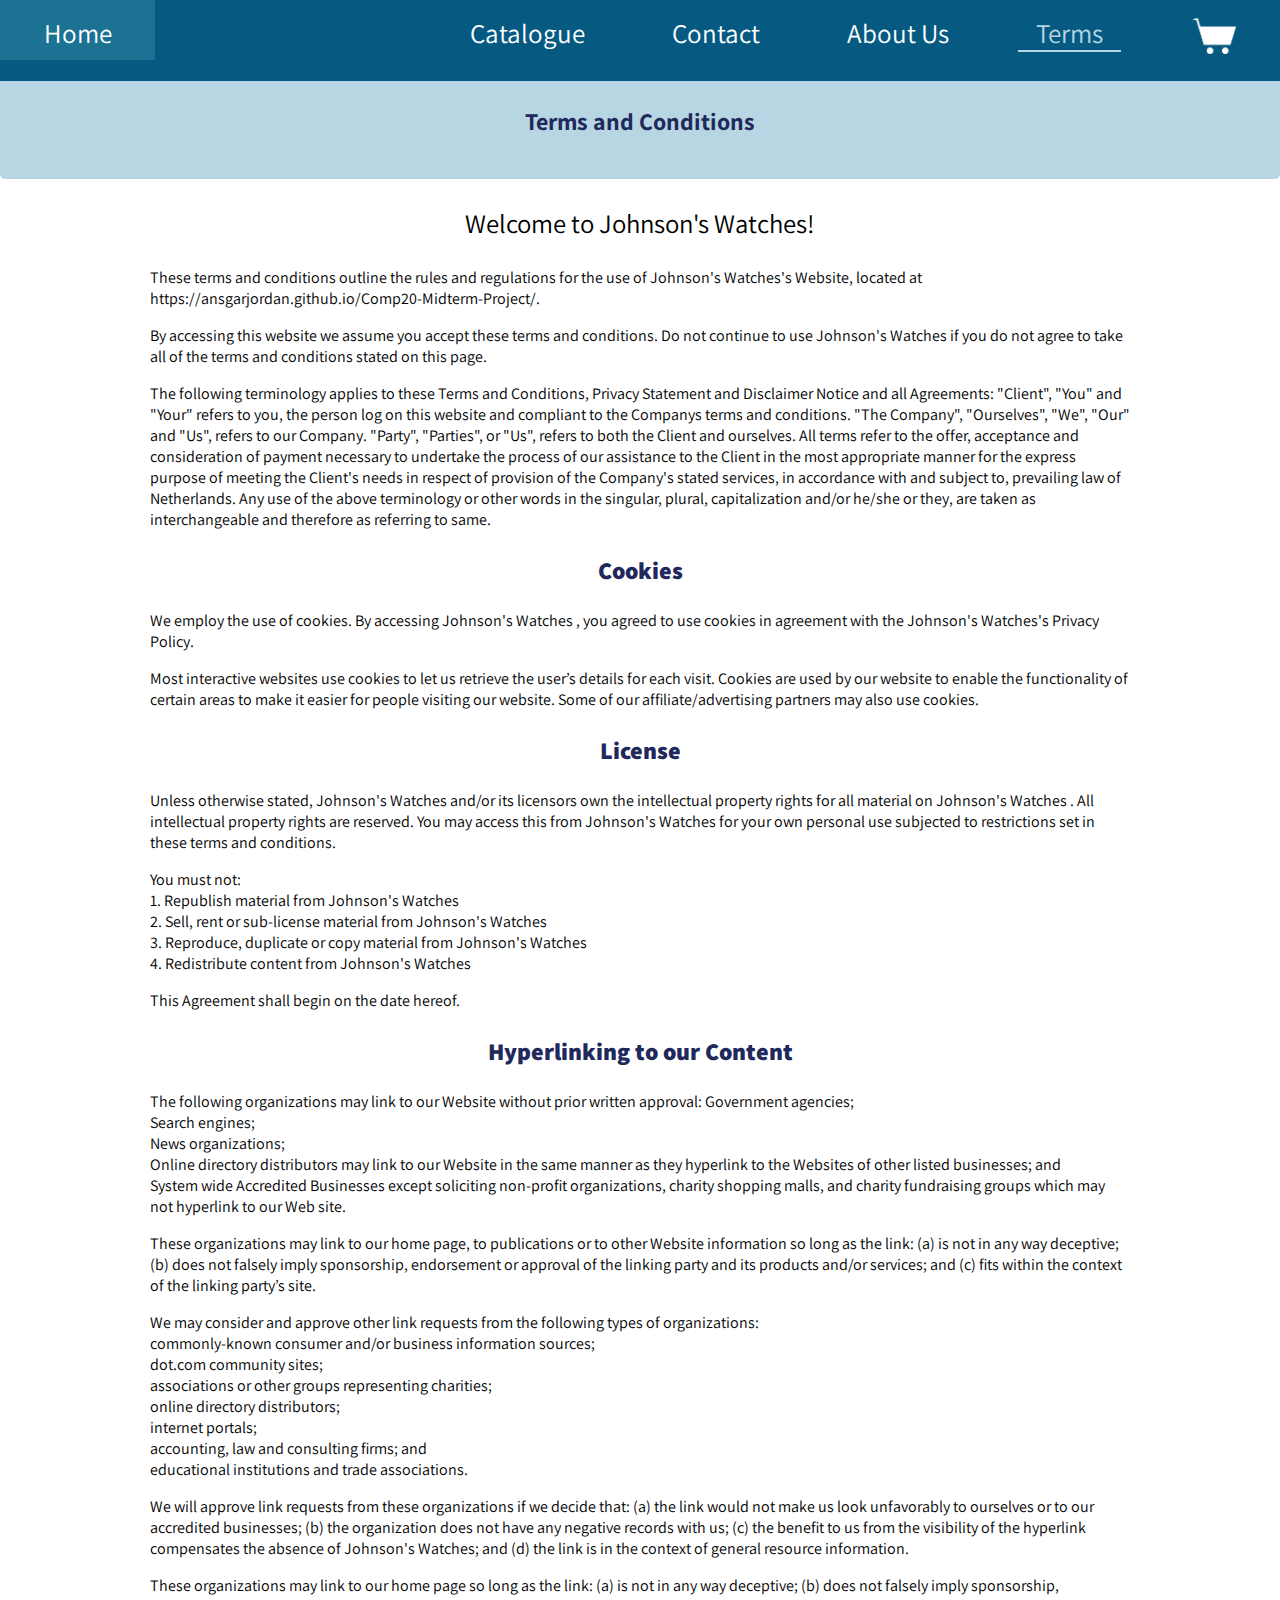
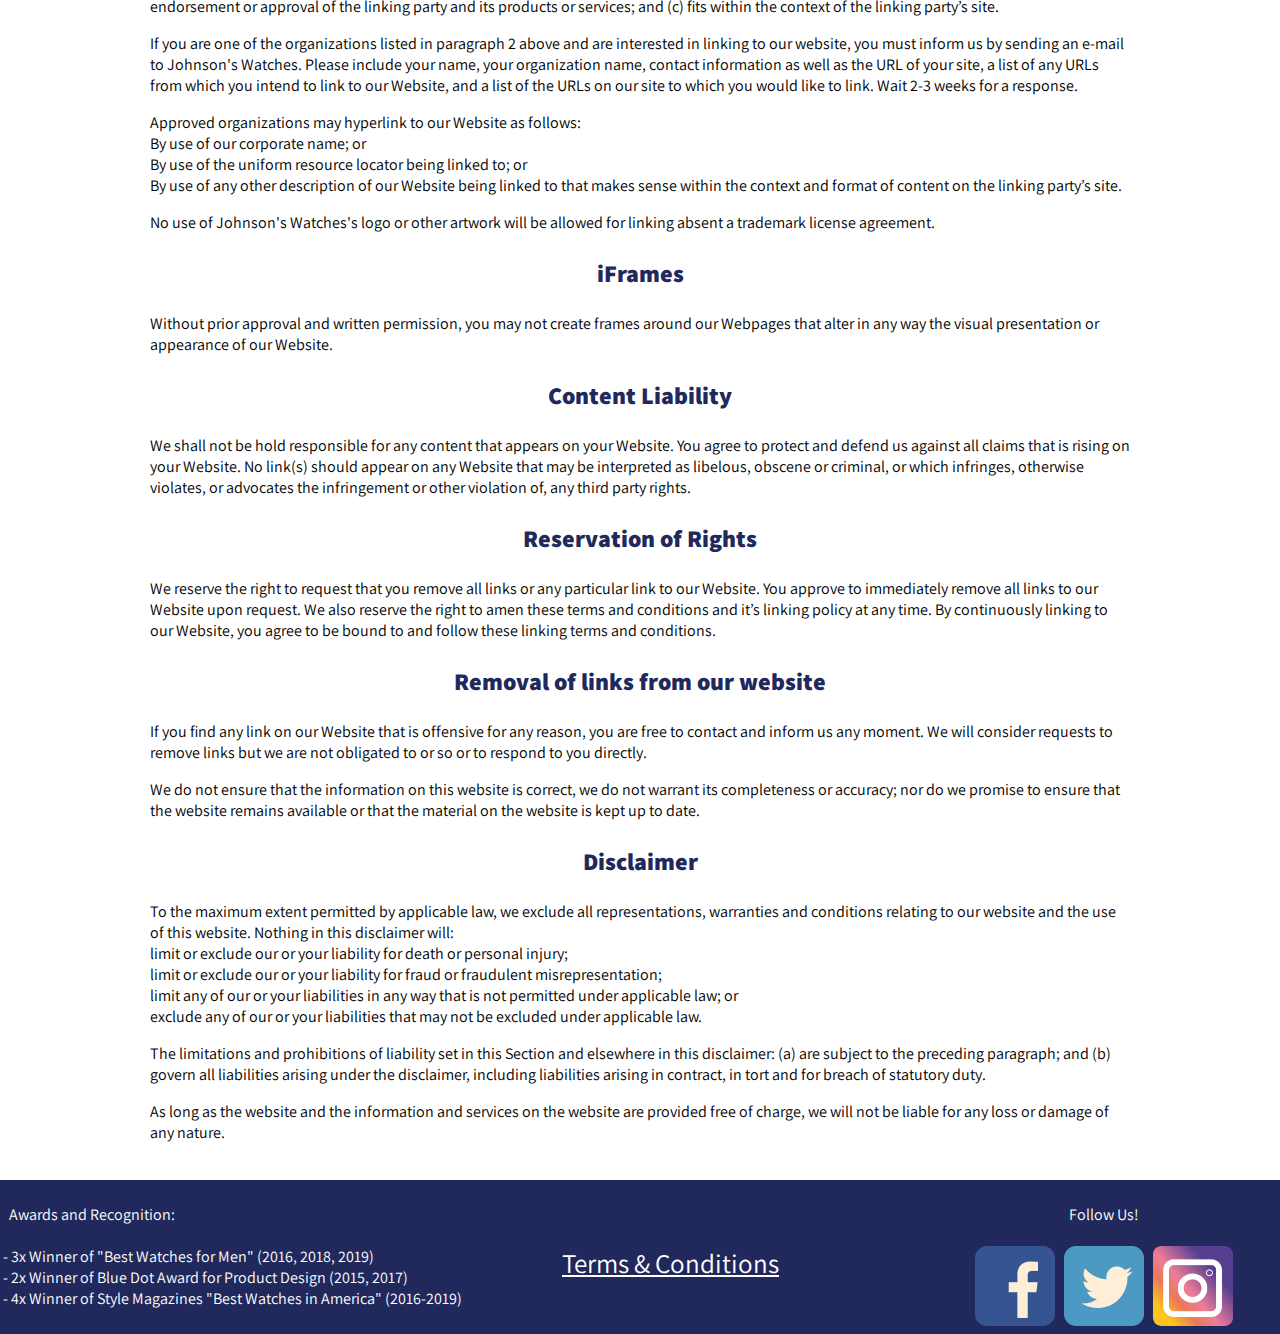
<file: terms.html>
<!-- Watch Website - terms.html 
   - Purpose: lists terms and conditions
   - By: Ansgar Jordan
   - Date: 3/10/2020
   -->

<!DOCTYPE html>
<html>
<head>
	<title>Watch Website</title>
	<link rel="stylesheet" href="StyleSheet.css">
	<link href="https://fonts.googleapis.com/css?family=Assistant|Bellota+Text&display=swap" rel="stylesheet">
	<style>
		p {
			text-align:left;
			padding-left: 150px;
			margin-right: 150px;

		}
		h2 {
			text-align:center;
			font-family: 'Assistant', sans-serif;
		}
		
		h3 {
		    text-align: center;
		    color: #21295C;
			font-size: 18pt;
		}
		body {
			font-family: 'Assistant', sans-serif;
			background-color: white;
			
		}
		img {
			border-radius: 8px;
			max-width: 100%;
  			height: auto;
		}
		.Awards {
			background-color: transparent;
			color:white;
			font-family: 'Assistant', sans-serif;
			float:left;
		}
		.Social-Media {
			background-color: transparent;
			color:white;
			font-family: 'Assistant', sans-serif;
			float:right;
			padding-right:50px;
			text-align: center;
		}
		.Terms {
			float:center;
			text-decoration: underline;
			color:lightgray;
			font-family: 'Assistant', sans-serif;
			font-size:large;
			text-align:center;
		}
		footer{
			overflow:hidden;
		}
		</style>
</head>

<nav>
	<ul>
		<div class="nav-container">
			<div class="floatleft">
				<li><a href="index.html">Home</a></li>
			</div>
			<div class="floatright">
				<li><a href="catalogue.html">Catalogue</a></li>
				<li><a href="contact.html">Contact</a></li>
				<li><a href="aboutus.html">About Us</a></li>
				<li><a class="active" href="terms.html">Terms</a></li>
				<li><a href="cart.html"><img class="cart" src="carticon.png"></a></li>
			</div>
		</div>
	</ul>
</nav>

<body>
	<br>
	
	<div class="textgroup" style="padding-top: 60px;">
		<h3>Terms and Conditions</h3>
	</div>

<p style= "text-align: center; font-size: 20pt">Welcome to Johnson's Watches!</p>

<p>These terms and conditions outline the rules and regulations for the use of Johnson's Watches's Website, located at https://ansgarjordan.github.io/Comp20-Midterm-Project/.</p>

<p>By accessing this website we assume you accept these terms and conditions. Do not continue to use Johnson's Watches  if you do not agree to take all of the terms and conditions stated on this page. 

<p>The following terminology applies to these Terms and Conditions, Privacy Statement and Disclaimer Notice and all Agreements: "Client", "You" and "Your" refers to you, the person log on this website and compliant to the Companys terms and conditions. "The Company", "Ourselves", "We", "Our" and "Us", refers to our Company. "Party", "Parties", or "Us", refers to both the Client and ourselves. All terms refer to the offer, acceptance and consideration of payment necessary to undertake the process of our assistance to the Client in the most appropriate manner for the express purpose of meeting the Client's needs in respect of provision of the Company's stated services, in accordance with and subject to, prevailing law of Netherlands. Any use of the above terminology or other words in the singular, plural, capitalization and/or he/she or they, are taken as interchangeable and therefore as referring to same.</p>

<h3><strong>Cookies</strong></h3>

<p>We employ the use of cookies. By accessing Johnson's Watches , you agreed to use cookies in agreement with the Johnson's Watches's Privacy Policy.</p>

<p>Most interactive websites use cookies to let us retrieve the user’s details for each visit. Cookies are used by our website to enable the functionality of certain areas to make it easier for people visiting our website. Some of our affiliate/advertising partners may also use cookies.</p>

<h3><strong>License</strong></h3>

<p>Unless otherwise stated, Johnson's Watches and/or its licensors own the intellectual property rights for all material on Johnson's Watches . All intellectual property rights are reserved. You may access this from Johnson's Watches  for your own personal use subjected to restrictions set in these terms and conditions.</p>

<p>You must not:
    <br>
    1. Republish material from Johnson's Watches
	<br>
    2. Sell, rent or sub-license material from Johnson's Watches
	<br>
    3. Reproduce, duplicate or copy material from Johnson's Watches
	<br>
   4. Redistribute content from Johnson's Watches
<br>
</p>

<p>This Agreement shall begin on the date hereof.</p>


<h3><strong>Hyperlinking to our Content</strong></h3>

<p>The following organizations may link to our Website without prior written approval:

    Government agencies;
	<br>
    Search engines;
	<br>
    News organizations;
	<br>
    Online directory distributors may link to our Website in the same manner as they hyperlink to the Websites of other listed businesses; and
	<br>
   System wide Accredited Businesses except soliciting non-profit organizations, charity shopping malls, and charity fundraising groups which may not hyperlink to our Web site.
	<br>
</p>

<p>These organizations may link to our home page, to publications or to other Website information so long as the link: (a) is not in any way deceptive; (b) does not falsely imply sponsorship, endorsement or approval of the linking party and its products and/or services; and (c) fits within the context of the linking party’s site.</p>

<p>We may consider and approve other link requests from the following types of organizations:
    <br>

     commonly-known consumer and/or business information sources;
	<br>
    dot.com community sites;
	<br>
    associations or other groups representing charities;
	<br>
    online directory distributors;
	<br>
    internet portals;
    <br>
    accounting, law and consulting firms; and
	<br>
    educational institutions and trade associations.
	<br>
</p>
<p>We will approve link requests from these organizations if we decide that: (a) the link would not make us look unfavorably to ourselves or to our accredited businesses; (b) the organization does not have any negative records with us; (c) the benefit to us from the visibility of the hyperlink compensates the absence of Johnson's Watches; and (d) the link is in the context of general resource information.</p>

<p>These organizations may link to our home page so long as the link: (a) is not in any way deceptive; (b) does not falsely imply sponsorship, endorsement or approval of the linking party and its products or services; and (c) fits within the context of the linking party’s site.</p>

<p>If you are one of the organizations listed in paragraph 2 above and are interested in linking to our website, you must inform us by sending an e-mail to Johnson's Watches. Please include your name, your organization name, contact information as well as the URL of your site, a list of any URLs from which you intend to link to our Website, and a list of the URLs on our site to which you would like to link. Wait 2-3 weeks for a response.</p>

<p>Approved organizations may hyperlink to our Website as follows: 
    <br>

    By use of our corporate name; or
	<br>
    By use of the uniform resource locator being linked to; or
	<br>
    By use of any other description of our Website being linked to that makes sense within the context and format of content on the linking party’s site.	
	<br>
</p>
<p>No use of Johnson's Watches's logo or other artwork will be allowed for linking absent a trademark license agreement.</p>

<h3><strong>iFrames</strong></h3>

<p>Without prior approval and written permission, you may not create frames around our Webpages that alter in any way the visual presentation or appearance of our Website.</p>

<h3><strong>Content Liability</strong></h3>

<p>We shall not be hold responsible for any content that appears on your Website. You agree to protect and defend us against all claims that is rising on your Website. No link(s) should appear on any Website that may be interpreted as libelous, obscene or criminal, or which infringes, otherwise violates, or advocates the infringement or other violation of, any third party rights.</p>

<h3><strong>Reservation of Rights</strong></h3>

<p>We reserve the right to request that you remove all links or any particular link to our Website. You approve to immediately remove all links to our Website upon request. We also reserve the right to amen these terms and conditions and it’s linking policy at any time. By continuously linking to our Website, you agree to be bound to and follow these linking terms and conditions.</p>

<h3><strong>Removal of links from our website</strong></h3>

<p>If you find any link on our Website that is offensive for any reason, you are free to contact and inform us any moment. We will consider requests to remove links but we are not obligated to or so or to respond to you directly.</p>

<p>We do not ensure that the information on this website is correct, we do not warrant its completeness or accuracy; nor do we promise to ensure that the website remains available or that the material on the website is kept up to date.</p>

<h3><strong>Disclaimer</strong></h3>

<p>To the maximum extent permitted by applicable law, we exclude all representations, warranties and conditions relating to our website and the use of this website. Nothing in this disclaimer will:
    <br>
    limit or exclude our or your liability for death or personal injury;
	<br>
    limit or exclude our or your liability for fraud or fraudulent misrepresentation;
    <br>
    limit any of our or your liabilities in any way that is not permitted under applicable law; or
	<br>
    exclude any of our or your liabilities that may not be excluded under applicable law.
	<br>
</p>
<p>The limitations and prohibitions of liability set in this Section and elsewhere in this disclaimer: (a) are subject to the preceding paragraph; and (b) govern all liabilities arising under the disclaimer, including liabilities arising in contract, in tort and for breach of statutory duty.</p>

<p>As long as the website and the information and services on the website are provided free of charge, we will not be liable for any loss or damage of any nature.</p>
<br>
	
</body>


<footer style="background-color: #21295C">
 		<br>
 		<div class="Awards">
 			&nbsp Awards and Recognition:
 		<br>
 		<br>
 			 - 3x Winner of "Best Watches for Men" (2016, 2018, 2019)
 			<br>
 			 - 2x Winner of Blue Dot Award for Product Design (2015, 2017)
 			<br>
 			- 4x Winner of Style Magazines "Best Watches in America" (2016-2019) 
 			<br>
 	</div>
 		<div class="Social-Media">
 			Follow Us!
 			<br>
 			<br>
 			<img src="facebook.png" style="height:80px;width:80px" title="Facebook: Johnsons Watches">
 			&nbsp
 			<img src="twitter.png" style="height:80px;width:80px" title="Twitter: @johnsonwatches">
 			&nbsp
 			<img src="instagram.png"style="height:80px;width:80px" title="Instagram: @johnsonwatches">
 		</div>
 		<div class="Terms">
 			<br style="line-height: 2"> 
 			 <a href="terms.html" style="padding-left: 100px; text-decoration: underline">Terms & Conditions</a>
 		</div>
 		<br style="line-height: 2">


</footer>
<html>
</file>
<file: StyleSheet.css>
/*
 *	StyleSheet.css
 *  Author: Henry Caron, Sejal Dua, Ansgar Jordan, Abigail Radey
 *  Purpose: Stylesheet for Comp20 Midterm Project
 *	Date: 3/10/2020
 */


 @import url('https://fonts.googleapis.com/css?family=Montserrat|Open+Sans|Quicksand|Raleway&display=swap');
 @import url('https://fonts.googleapis.com/css?family=Assistant|Bellota+Text&display=swap');

 * {
 	font-family: 'Assistant', sans-serif;
 }

 body {
	 margin: 0;
 }

 .container {
    border-radius: 5px;
    background-color: #f1f1f1;
    padding: 20px;
    margin: auto;
    margin-top: 20px;


}

 nav {
 	position: fixed;
 	text-align: center;
 	top: 0;
 	left: 0;
 	width: 100vw;
 	height: 9vh;
	background-color: #065A82;
	white-space: nowrap;
	overflow: hidden;
	z-index: 1;
 }

 ul {
 	margin: 0;
 	padding: 0;
 	/*display: flex;*/
 	/*text-align: center;*/
 }

 li {
 	list-style-type: none;
 	padding-left: 2vw;
 	padding-right: 2vw;
 	font-size: 4vh;
 	/*display: flex;*/
 }

 li:hover {
	background-color: #1C7293;
}

a {
	text-decoration: none;
	font-size: 3vh;
	padding: 2vh 2vh;
	color: #FFFFFF;
	float: left;
}

.active {
   color: rgb(183, 213, 226);
   padding-bottom: 2%;
   border-bottom: solid 2px rgb(183, 213, 226);
}

 .nav-container {
 	display:flex;
	justify-content: space-between;
	height: 60px; 
	line-height: 30px; 
	text-align: center; 
	vertical-align: middle;
 	
 	/*flex-direction: row;*/
 }

 .floatleft {
	display:flex;
 }

 .floatright {
 	/*float: right;*/
 	display:flex;
 	flex-direction: row;

 }

 .cart {
 	height: 4vh;
 	float: left;
	color: #f2f2f2;
	text-align: center;
	text-decoration: none;
	font-size: 17px;
	line-height: 4vh;	
	position: relative;
    top: 50%;
 }



.hero {
	background-image: url("homeimage.jpg");
	background-size: cover;
	padding: none;
	margin: none;
	width: 100vw;
	height: 100vh;
	display: flex;
	align-items: center;
	justify-content: center;
	color: white;
}

.textgroup {
	text-align: center;
	color: #065A82;
	background-color: rgb(183, 213, 226);
	font-size: 30px;
	padding-left: 2vw;
	padding-right: 2vw;
	padding-bottom: 2vh;
	border-radius: 5px;
	width: auto;
}

h1 {
	font-size: 15vh;
}

h2 {
	font-size: 10vh;
}


footer {
	background-color: #21295C;
	/*margin: none; */
	border: solid;
	border-color: #21295C;
	width: 100vw;

}

.Awards{
	background-color: transparent;
	color:white;
	font-family: 'Assistant', sans-serif;
	float:left;
	color:lightgray;
}
.Social-Media {
	background-color: transparent;
	color:white;
	font-family: 'Assistant', sans-serif;
	float:right;
	padding-right:80px;
	text-align: center;
}
.Terms {
	float:center;
	text-decoration: underline;
	color:lightgray;
	font-family: 'Assistant', sans-serif;
	font-size:large;
	text-align:center;
}

footer{
	overflow: hidden;
}
</file>
<file: cart.css>
@import url(https://fonts.googleapis.com/css?family=Roboto:300,400,500);

* {
  box-sizing: border-box;
}

html,
body {
  width: 100%;
  height: 100%;
  margin: 0;
  background-color: #065A82;
  font-family: 'Assitant', sans-serif;
}

img.watch {
  border-radius: 8px;
  height: 100px;
  padding: 10px;
  margin: auto;
}

.shopping-cart {
  width: 750px;
  height: auto;
  margin: 80px auto;
  background: #FFFFFF;
  box-shadow: 1px 2px 3px 0px rgba(0,0,0,0.10);
  border-radius: 6px;

  display: flex;
  flex-direction: column;
}

.title {
  height: 60px;
  border-bottom: 1px solid #E1E8EE;
  padding: 20px 30px;
  color: #5E6977;
  font-size: 18px;
  font-weight: 400;
}

.item {
  padding: 20px 30px;
  height: auto;
  display: flex;
  border-top:  1px solid #E1E8EE;
  border-bottom:  1px solid #E1E8EE;
  vertical-align: middle;
}

/* Buttons -  Delete and Like */
.buttons {
  position: relative;
  padding-top: 30px;
  margin-right: 60px;
}

.delete-btn {
  display: inline-block;
  cursor: pointer;
  width: 18px;
  height: 17px;
  background: url("delete-icn.svg") no-repeat center;
  margin-right: 20px;
}

.like-btn {
  position: absolute;
  top: 9px;
  left: 15px;
  display: inline-block;
  background: url('twitter-heart.png');
  width: 60px;
  height: 60px;
  background-size: 2900%;
  background-repeat: no-repeat;
  cursor: pointer;
}

.is-active {
  animation-name: animate;
  animation-duration: .8s;
  animation-iteration-count: 1;
  animation-timing-function: steps(28);
  animation-fill-mode: forwards;
}

@keyframes animate {
  0%   { background-position: left;  }
  50%  { background-position: right; }
  100% { background-position: right; }
}

/* Product Image */
.image {
  width: 100px;
  text-align: center;
  margin: 6px 50px 6px 0px;
}

/* Product Description */
.description {
  padding-top: 10px;
  margin-right: 60px;
  width: 115px;
}

.description span {
  display: block;
  font-size: 14px;
  color: #43484D;
  font-weight: 400;
}

.description span:first-child {
  margin-bottom: 5px;
}
.description span:last-child {
  font-weight: 300;
  margin-top: 8px;
  color: #86939E;
}

/* Product Quantity */
.quantity {
  padding-top: 20px;
  margin-right: 60px;
}
.quantity input {
  -webkit-appearance: none;
  border: none;
  text-align: center;
  width: 32px;
  font-size: 16px;
  color: #43484D;
  font-weight: 300;
}

button[class*=btn] {
  width: 30px;
  height: 30px;
  background-color: #E1E8EE;
  border-radius: 6px;
  border: none;
  cursor: pointer;
}
.minus-btn img {
  margin-bottom: 3px;
}
.plus-btn img {
  margin-top: 2px;
}
button:focus,
input:focus {
  outline:0;
}

/* Total Price */
.total-price {
  width: auto;
  padding-top: 27px;
  text-align: center;
  font-size: 16px;
  color: #43484D;
  font-weight: 300;
}

input[type="price"] {
  width: 83px;
  text-align: right;
  font-size: 16px;
  color: #43484D;
  font-weight: 300;
}

/* Responsive */
@media (max-width: 800px) {
  .shopping-cart {
    width: 100%;
    height: auto;
    overflow: hidden;
  }
  .item {
    height: auto;
    flex-wrap: wrap;
    justify-content: center;
    vertical-align: middle;
  }

  .image,
  .quantity,
  .description {
    width: 100%;
    text-align: center;
    margin: 6px 50px 6px 0px;
  }
}

input[type="submit"] {
  padding: 10px;
  color: #FFF;
  background-color: #5e5e5e;
  font-size: 15px;
  text-align: center;
  font-style: normal;
  border-radius: 5px;
  width: 50%;
  border: 2px solid #57113c;
  margin-bottom: 10px;
}
</file>
